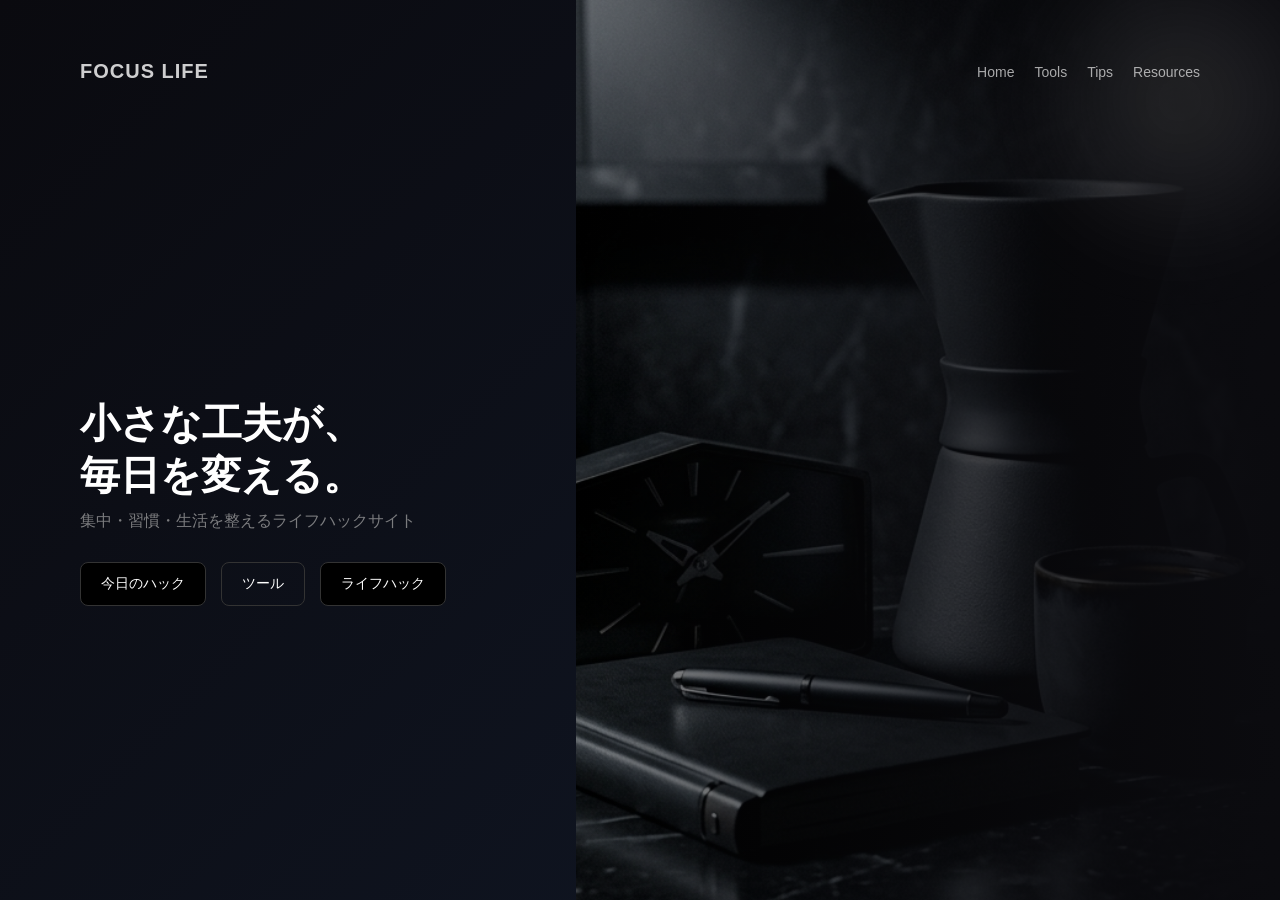
<file: index.html>
<!DOCTYPE html>
<html lang="ja">
<head>
  <meta charset="UTF-8">
  <meta name="viewport" content="width=device-width, initial-scale=1.0">
  <title>FOCUS LIFE</title>
  <link rel="stylesheet" href="css/style.css">
</head>
<body>

  <header class="hero">

    <nav class="nav">
      <a href="index.html" style="text-decoration: none; color: inherit;"><div class="logo">FOCUS LIFE</div></a>
      <ul>
        <li><a href="index.html">Home</a></li>
        <li><a href="tool.html">Tools</a></li>
        <li><a href="gacha.html">Tips</a></li>
        <li><a href="lifehacks.html">Resources</a></li>
      </ul>
    </nav>

    
    <div class="slideshow">
      <img id="slideImage" alt="slide">
    </div>

    <div class="glow"></div>

    <div class="hero-content">
      <h1>小さな工夫が、<br>毎日を変える。</h1>
      <p>集中・習慣・生活を整えるライフハックサイト</p>

      <div class="buttons">

        <a href="gacha.html" class="btn primary">今日のハック</a>

        <a href="tool.html" class="btn">ツール</a>

        <a href="lifehacks.html" class="btn primary">ライフハック</a>

       </div>
    </div>

  </header>

  
  <script src="js/index.js"></script>

  
  <script>
    window.addEventListener("load", () => {
      if (!document.getElementById("slideImage")) {
        console.error("slideImage が見つかりません");
      }
    });
  </script>

</body>
</html>
</file>
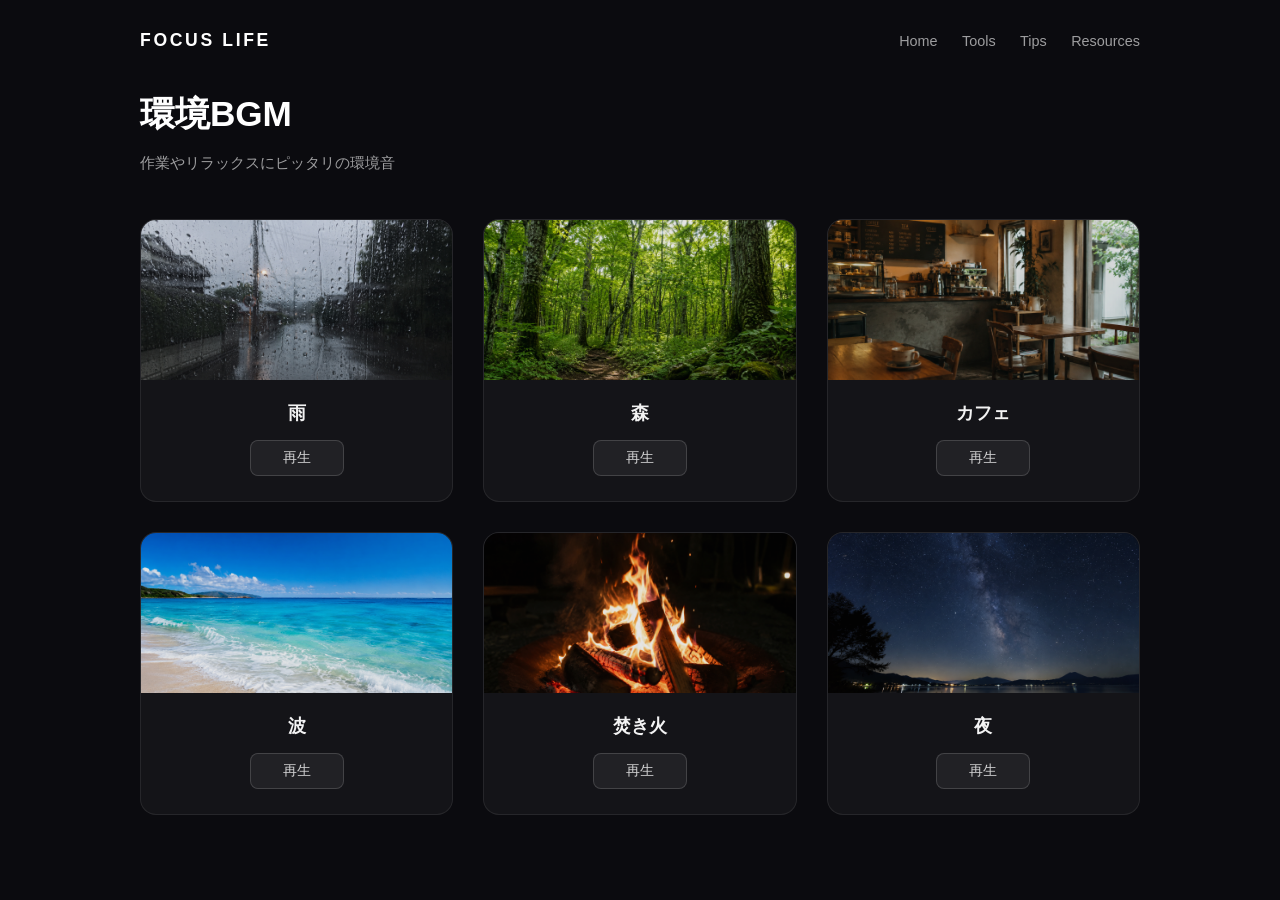
<file: bgm.html>
<!DOCTYPE html>
<html lang="ja">
<head>
    <meta charset="UTF-8">
    <meta name="viewport" content="width=device-width, initial-scale=1.0">
    <title>環境BGM - FOCUS LIFE</title>
    <link rel="stylesheet" href="css/bgm.css">
</head>
<body class="bgm-page">

    <header class="bgm-header">
        <div class="site-logo"><a href="index.html">Focus Life</a></div>
        <nav class="site-nav">
            <a href="index.html">Home</a>
            <a href="tool.html">Tools</a>
            <a href="gacha.html">Tips</a>
            <a href="lifehacks.html">Resources</a>
        </nav>
    </header>

    <div class="bgm-container">
        <h1 class="bgm-title">環境BGM</h1>
        <p class="bgm-subtitle">作業やリラックスにピッタリの環境音</p>
        
        <div class="bgm-grid">
            <div class="bgm-card">
                <img src="images/img16.png" alt="雨">
                <h2>雨</h2>
                <button class="btn" onclick="playMusic(this, 'rain-sound.mp3')">再生</button>
            </div>
            
            <div class="bgm-card">
                <img src="images/img14.png" alt="森">
                <h2>森</h2>
                <button class="btn" onclick="playMusic(this, 'forest.mp3')">再生</button>
            </div>
            
            <div class="bgm-card">
                <img src="images/img17.png" alt="カフェ">
                <h2>カフェ</h2>
                <button class="btn" onclick="playMusic(this, 'cafe.mp3')">再生</button>
            </div>
            
            <div class="bgm-card">
                <img src="images/img15.png" alt="波">
                <h2>波</h2>
                <button class="btn" onclick="playMusic(this, 'sea.mp3')">再生</button>
            </div>
            
            <div class="bgm-card">
                <img src="images/img18.png" alt="焚き火">
                <h2>焚き火</h2>
                <button class="btn" onclick="playMusic(this, 'fire.mp3')">再生</button>
            </div>
            
            <div class="bgm-card">
                <img src="images/img19.png" alt="夜">
                <h2>夜</h2>
                <button class="btn" onclick="playMusic(this, 'night.mp3')">再生</button>
            </div>
        </div>
    </div>

    <audio id="player" loop></audio>
    <script src="js/bgm.js"></script>
</body>
</html>
</file>
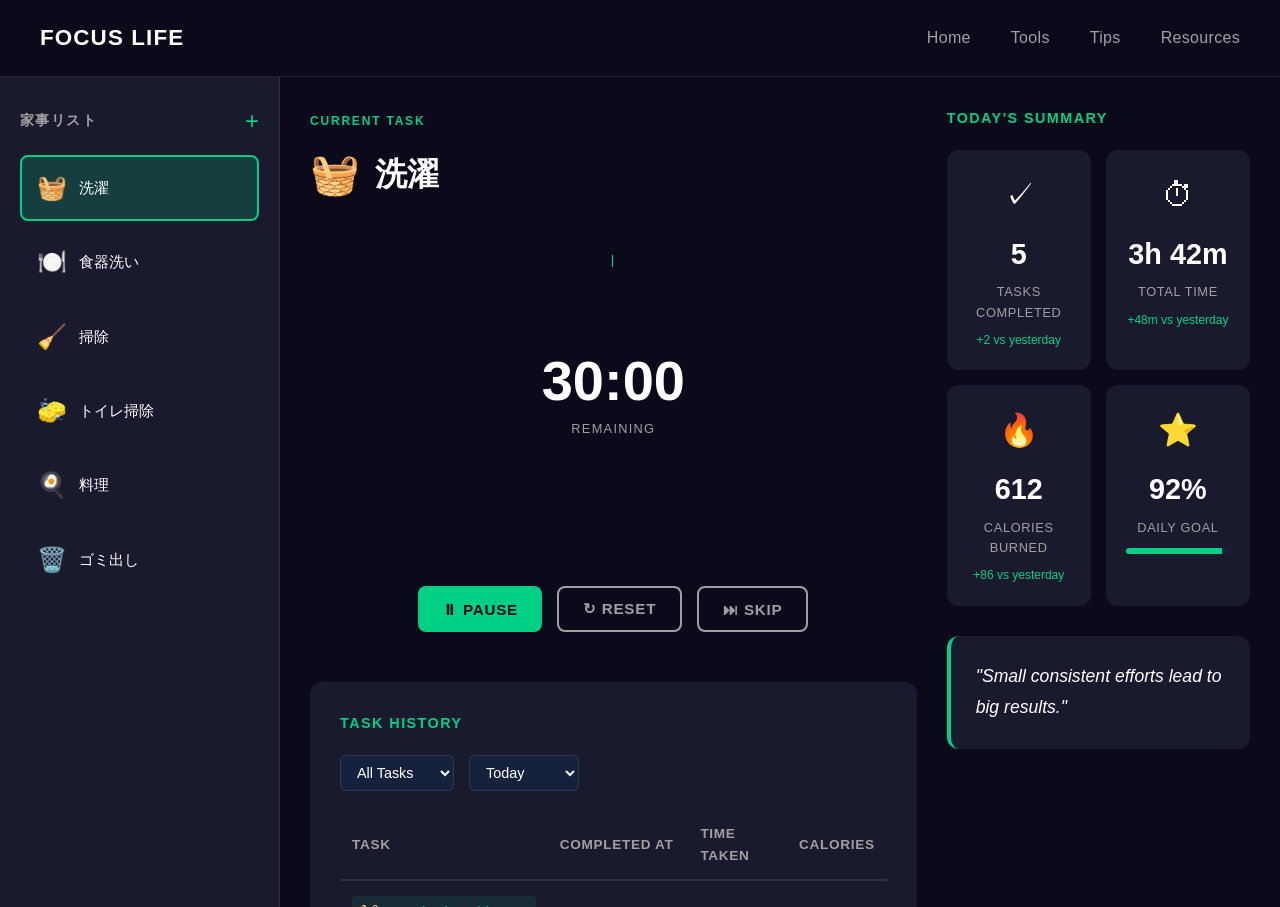
<file: chore_timer.html>
<!DOCTYPE html>
<html lang="ja">
<head>
    <meta charset="UTF-8">
    <meta name="viewport" content="width=device-width, initial-scale=1.0">
    <title>家事タイマー - FOCUS LIFE</title>
    <link rel="stylesheet" href="css/chore_timer_style.css">
</head>
<body>
    <!-- ナビゲーションヘッダー -->
    <nav class="navbar">
        <a href="index.html" style="text-decoration: none; color: inherit;"><div class="navbar-logo">FOCUS LIFE</div></a>
        <ul class="navbar-menu">
            <li><a href="index.html">Home</a></li>
            <li><a href="tool.html">Tools</a></li>
            <li><a href="gacha.html">Tips</a></li>
            <li><a href="lifehacks.html">Resources</a></li>
        </ul>
    </nav>

    <!-- メインコンテンツ -->
    <div class="container">
        <!-- サイドバー -->
        <aside class="sidebar">
            <div class="sidebar-header">
                <h3>家事リスト</h3>
                <button class="add-btn" id="addChoreBtn">+</button>
            </div>
            <ul class="chore-list" id="choreList">
                <li class="chore-item active" data-chore-id="1">
                    <span class="chore-icon">🧺</span>
                    <span class="chore-name">洗濯</span>
                </li>
                <li class="chore-item" data-chore-id="2">
                    <span class="chore-icon">🍽️</span>
                    <span class="chore-name">食器洗い</span>
                </li>
                <li class="chore-item" data-chore-id="3">
                    <span class="chore-icon">🧹</span>
                    <span class="chore-name">掃除</span>
                </li>
                <li class="chore-item" data-chore-id="4">
                    <span class="chore-icon">🧽</span>
                    <span class="chore-name">トイレ掃除</span>
                </li>
                <li class="chore-item" data-chore-id="5">
                    <span class="chore-icon">🍳</span>
                    <span class="chore-name">料理</span>
                </li>
                <li class="chore-item" data-chore-id="6">
                    <span class="chore-icon">🗑️</span>
                    <span class="chore-name">ゴミ出し</span>
                </li>
            </ul>
        </aside>

        <!-- メインエリア -->
        <main class="main-content">
            <!-- 現在のタスク -->
            <section class="current-task">
                <div class="task-header">
                    <span class="task-label">CURRENT TASK</span>
                    <div class="task-title-area">
                        <span class="task-icon" id="currentTaskIcon">🧺</span>
                        <h2 id="currentTaskName">洗濯</h2>
                    </div>
                </div>

                <div class="timer-circle">
                    <svg class="progress-ring" viewBox="0 0 200 200">
                        <circle class="progress-ring-circle" cx="100" cy="100" r="90" />
                    </svg>
                    <div class="timer-display">
                        <span class="timer-time" id="timerDisplay">28:47</span>
                        <span class="timer-label">REMAINING</span>
                    </div>
                </div>

                <div class="task-controls">
                    <button class="btn btn-pause" id="pauseBtn">⏸ Pause</button>
                    <button class="btn btn-reset" id="resetBtn">↻ Reset</button>
                    <button class="btn btn-skip" id="skipBtn">⏭ Skip</button>
                </div>

                <!-- タスク履歴 -->
                <div class="task-history">
                    <h3>TASK HISTORY</h3>
                    <div class="history-filters">
                        <select id="taskFilter" class="filter-select">
                            <option value="all">All Tasks</option>
                            <option value="today">Today</option>
                            <option value="week">This Week</option>
                        </select>
                        <select id="dateFilter" class="filter-select">
                            <option value="today">Today</option>
                            <option value="yesterday">Yesterday</option>
                        </select>
                    </div>
                    <table class="history-table">
                        <thead>
                            <tr>
                                <th>Task</th>
                                <th>Completed At</th>
                                <th>Time Taken</th>
                                <th>Calories</th>
                            </tr>
                        </thead>
                        <tbody id="historyTableBody">
                            <tr>
                                <td><span class="task-badge">🧺 Laundry (Washing & Folding)</span></td>
                                <td>Today, 10:15 AM</td>
                                <td>45m 32s</td>
                                <td>120 cal</td>
                            </tr>
                            <tr>
                                <td><span class="task-badge">🍽️ Dishes</span></td>
                                <td>Today, 9:20 AM</td>
                                <td>25m 18s</td>
                                <td>65 cal</td>
                            </tr>
                            <tr>
                                <td><span class="task-badge">🧽 Cleaning (Bathroom)</span></td>
                                <td>Today, 8:10 AM</td>
                                <td>35m 47s</td>
                                <td>98 cal</td>
                            </tr>
                            <tr>
                                <td><span class="task-badge">🍳 Cooking (Dinner)</span></td>
                                <td>Yesterday, 6:30 PM</td>
                                <td>1h 05m</td>
                                <td>210 cal</td>
                            </tr>
                            <tr>
                                <td><span class="task-badge">🧹 Vacuuming (Living Room)</span></td>
                                <td>Yesterday, 5:15 PM</td>
                                <td>20m 11s</td>
                                <td>48 cal</td>
                            </tr>
                        </tbody>
                    </table>
                    <button class="view-more-btn">View More History →</button>
                </div>
            </section>

            <!-- 統計情報 -->
            <aside class="stats-panel">
                <h3>TODAY'S SUMMARY</h3>
                <div class="stats-grid">
                    <div class="stat-card">
                        <div class="stat-icon">✓</div>
                        <div class="stat-value">5</div>
                        <div class="stat-label">Tasks Completed</div>
                        <div class="stat-change">+2 vs yesterday</div>
                    </div>
                    <div class="stat-card">
                        <div class="stat-icon">⏱</div>
                        <div class="stat-value">3h 42m</div>
                        <div class="stat-label">Total Time</div>
                        <div class="stat-change">+48m vs yesterday</div>
                    </div>
                    <div class="stat-card">
                        <div class="stat-icon">🔥</div>
                        <div class="stat-value">612</div>
                        <div class="stat-label">Calories Burned</div>
                        <div class="stat-change">+86 vs yesterday</div>
                    </div>
                    <div class="stat-card">
                        <div class="stat-icon">⭐</div>
                        <div class="stat-value">92%</div>
                        <div class="stat-label">Daily Goal</div>
                        <div class="stat-progress">
                            <div class="progress-bar">
                                <div class="progress-fill" style="width: 92%;"></div>
                            </div>
                        </div>
                    </div>
                </div>

                <!-- モチベーション -->
                <div class="motivation-box">
                    <blockquote>
                        "Small consistent efforts lead to big results."
                    </blockquote>
                </div>
            </aside>
        </main>
    </div>

    <script src="js/chore_timer_script.js"></script>
</body>
</html>
</file>
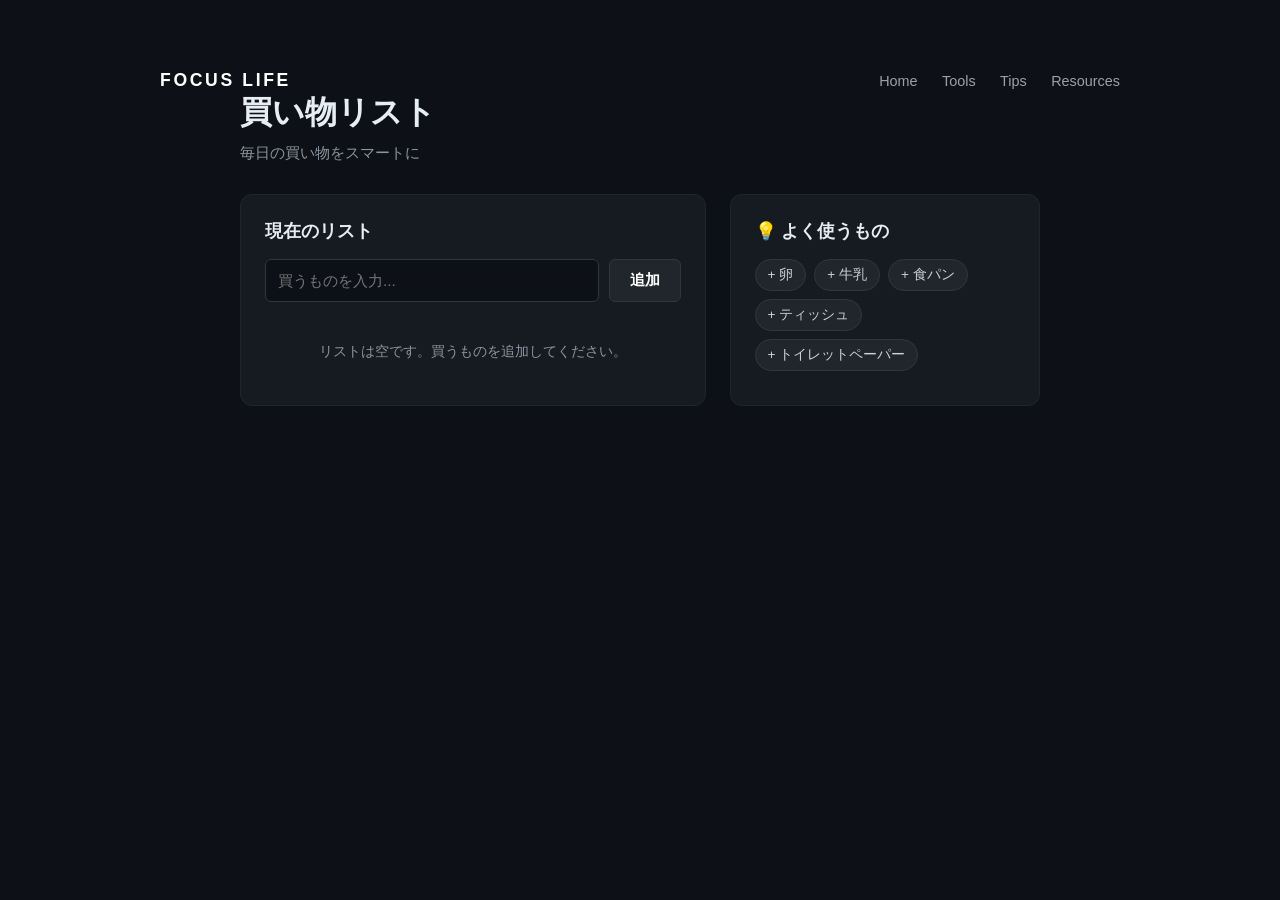
<file: list.html>
<!DOCTYPE html>
<html lang="ja">
<head>
  <meta charset="UTF-8">
  <meta name="viewport" content="width=device-width, initial-scale=1.0">
  <title>買い物リスト | FOCUS LIFE</title>
  <link rel="stylesheet" href="css/list.css">
</head>
<body>
    <header class="bgm-header">
        <div class="site-logo"><a href="index.html">Focus Life</a></div>
        <nav class="site-nav">
            <a href="index.html">Home</a>
            <a href="tool.html">Tools</a>
            <a href="gacha.html">Tips</a>
            <a href="lifehacks.html">Resources</a>
        </nav>
    </header>
    <div class="container">
    <div class="page-header">
      <h1 class="page-title">買い物リスト</h1>
      <p class="page-subtitle">毎日の買い物をスマートに</p>
    </div>

    <div class="main-grid">
      <section class="card">
        <h2 class="card-title">現在のリスト</h2>
        
        <form class="add-form" id="todoForm">
          <input type="text" id="itemInput" class="add-input" placeholder="買うものを入力..." required autocomplete="off">
          <button type="submit" class="add-button">追加</button>
        </form>

        <ul class="shopping-list" id="shoppingList">
          <li class="empty-message" id="emptyMessage">リストは空です。買うものを追加してください。</li>
        </ul>
      </section>

      <aside class="card">
        <h2 class="card-title">💡 よく使うもの</h2>
        <div class="quick-tags">
          <span class="quick-tag" onclick="quickAdd('卵')">+ 卵</span>
          <span class="quick-tag" onclick="quickAdd('牛乳')">+ 牛乳</span>
          <span class="quick-tag" onclick="quickAdd('食パン')">+ 食パン</span>
          <span class="quick-tag" onclick="quickAdd('ティッシュ')">+ ティッシュ</span>
          <span class="quick-tag" onclick="quickAdd('トイレットペーパー')">+ トイレットペーパー</span>
        </div>
      </aside>
    </div>
  </div>

  <script>
    const todoForm = document.getElementById('todoForm');
    const itemInput = document.getElementById('itemInput');
    const shoppingList = document.getElementById('shoppingList');
    const emptyMessage = document.getElementById('emptyMessage');

    function checkEmpty() {
      const items = shoppingList.querySelectorAll('.shopping-item');
      if (items.length === 0) {
        emptyMessage.style.display = 'block';
      } else {
        emptyMessage.style.display = 'none';
      }
    }

    function addItem(text) {
      const li = document.createElement('li');
      li.className = 'shopping-item';

      const label = document.createElement('label');
      label.className = 'item-label';

      const checkbox = document.createElement('input');
      checkbox.type = 'checkbox';
      checkbox.className = 'item-checkbox';
      
      checkbox.addEventListener('change', function() {
        if (this.checked) {
          li.classList.add('completed');
        } else {
          li.classList.remove('completed');
        }
      });

      const span = document.createElement('span');
      span.className = 'item-text';
      span.textContent = text;

      const deleteBtn = document.createElement('button');
      deleteBtn.className = 'delete-button';
      deleteBtn.innerHTML = '&times;';
      
      deleteBtn.addEventListener('click', function() {
        li.remove();
        checkEmpty();
      });

      label.appendChild(checkbox);
      label.appendChild(span);
      li.appendChild(label);
      li.appendChild(deleteBtn);

      shoppingList.insertBefore(li, shoppingList.firstChild);
      checkEmpty();
    }

    todoForm.addEventListener('submit', function(e) {
      e.preventDefault();
      const text = itemInput.value.trim();
      if (text !== '') {
        addItem(text);
        itemInput.value = '';
      }
    });

    function quickAdd(text) {
      addItem(text);
    }
  </script>
</body>
</html>
</file>
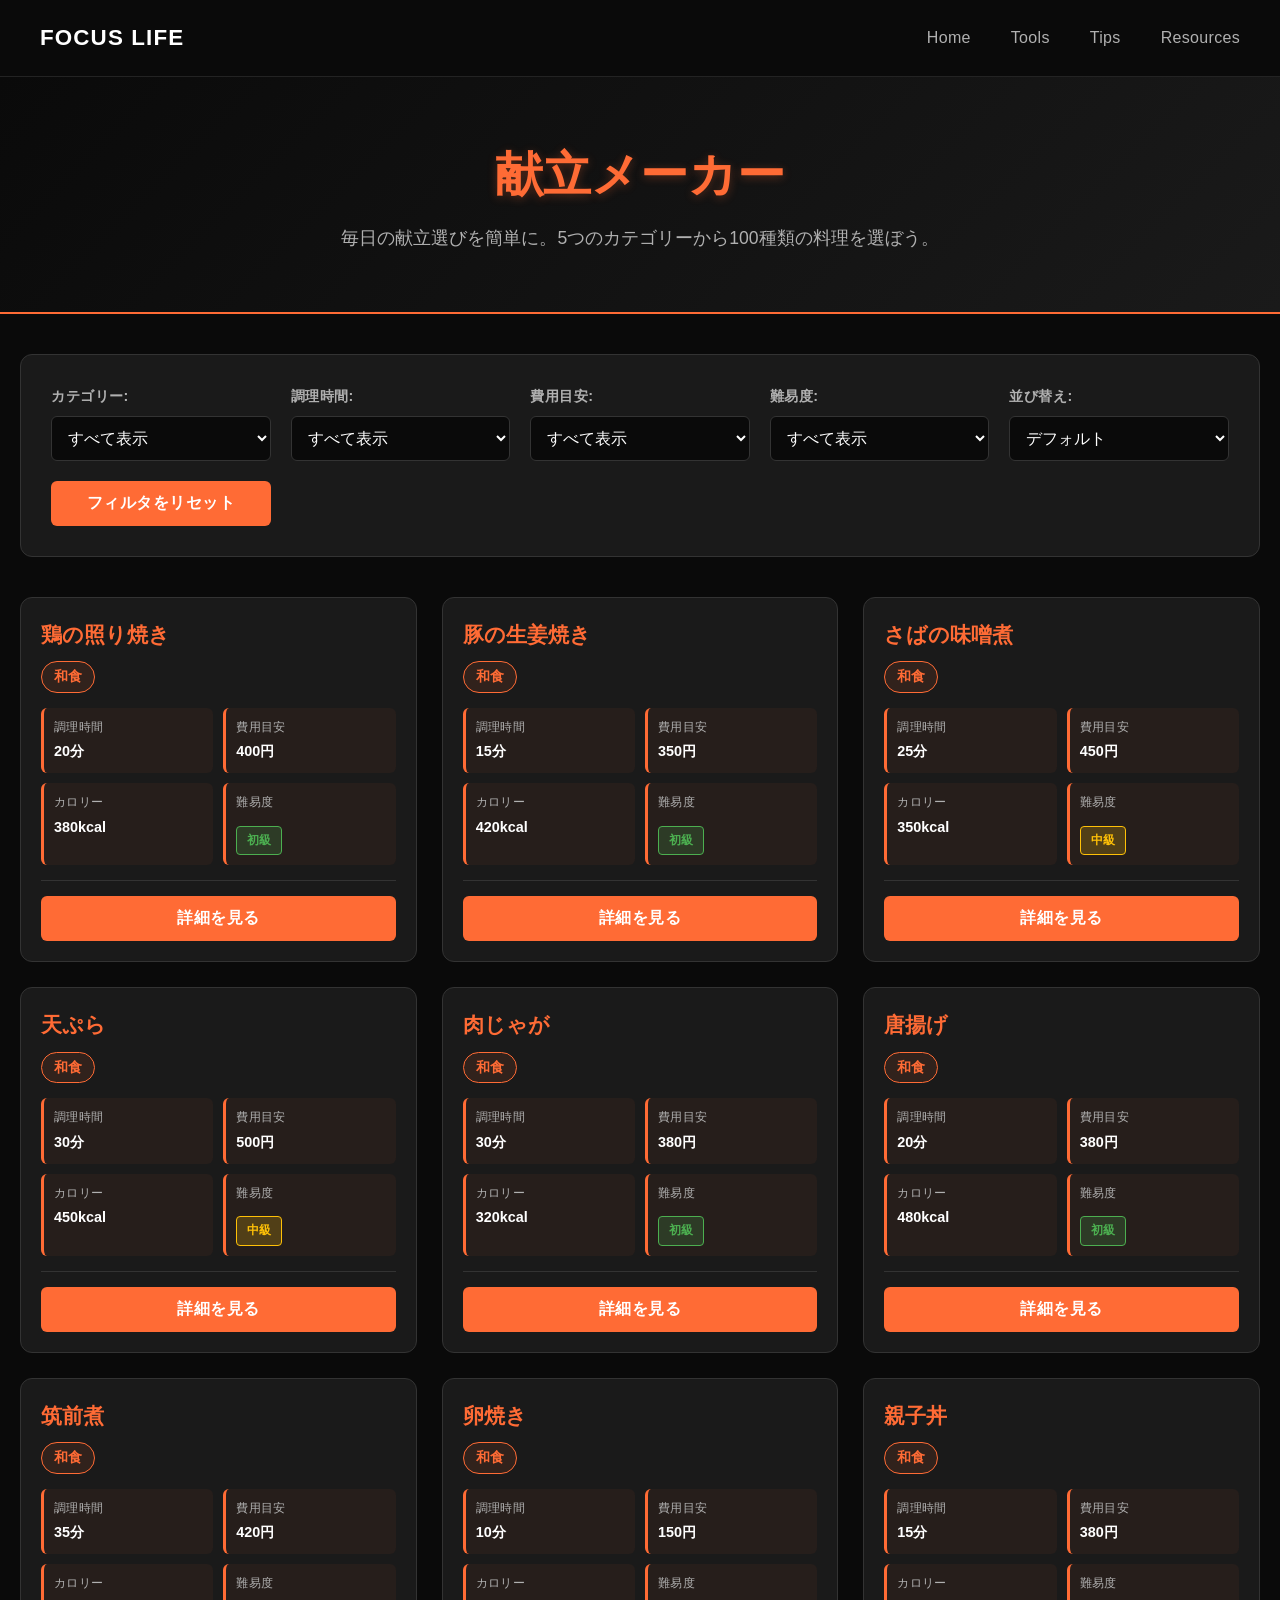
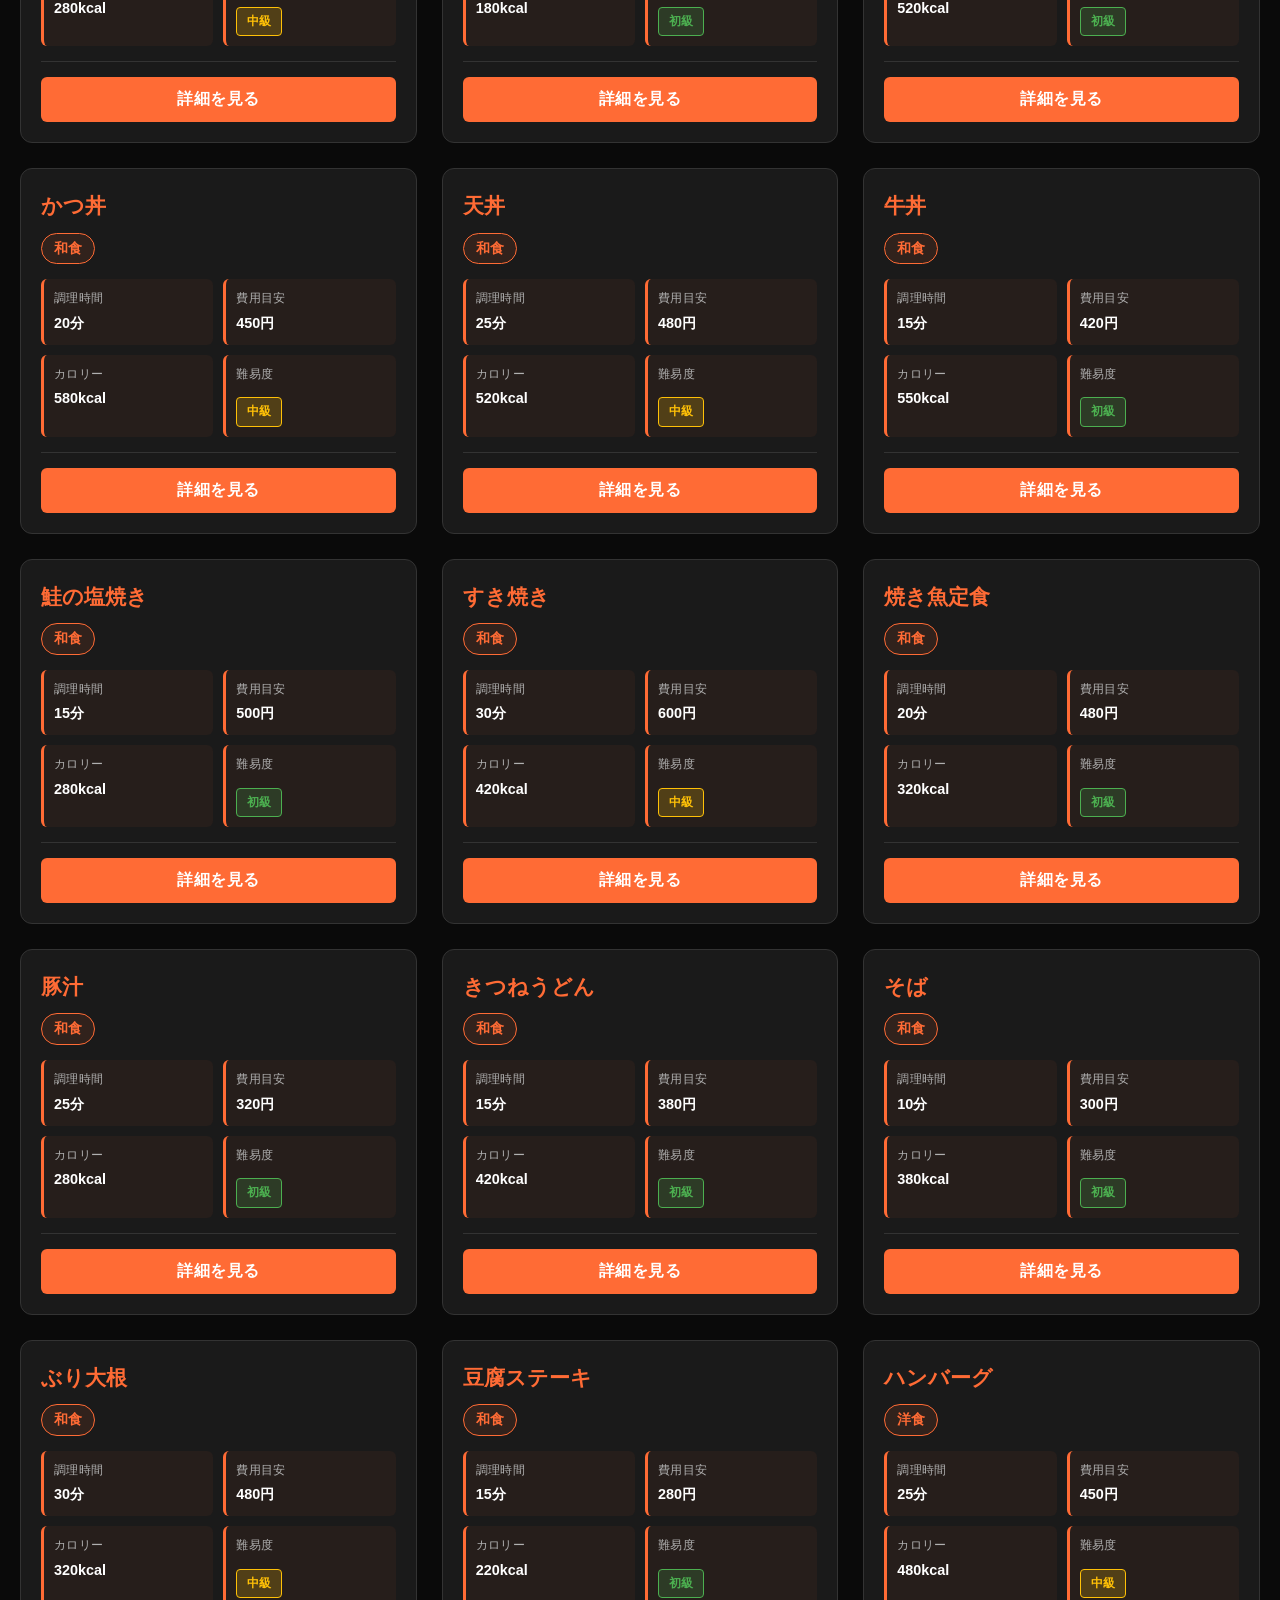
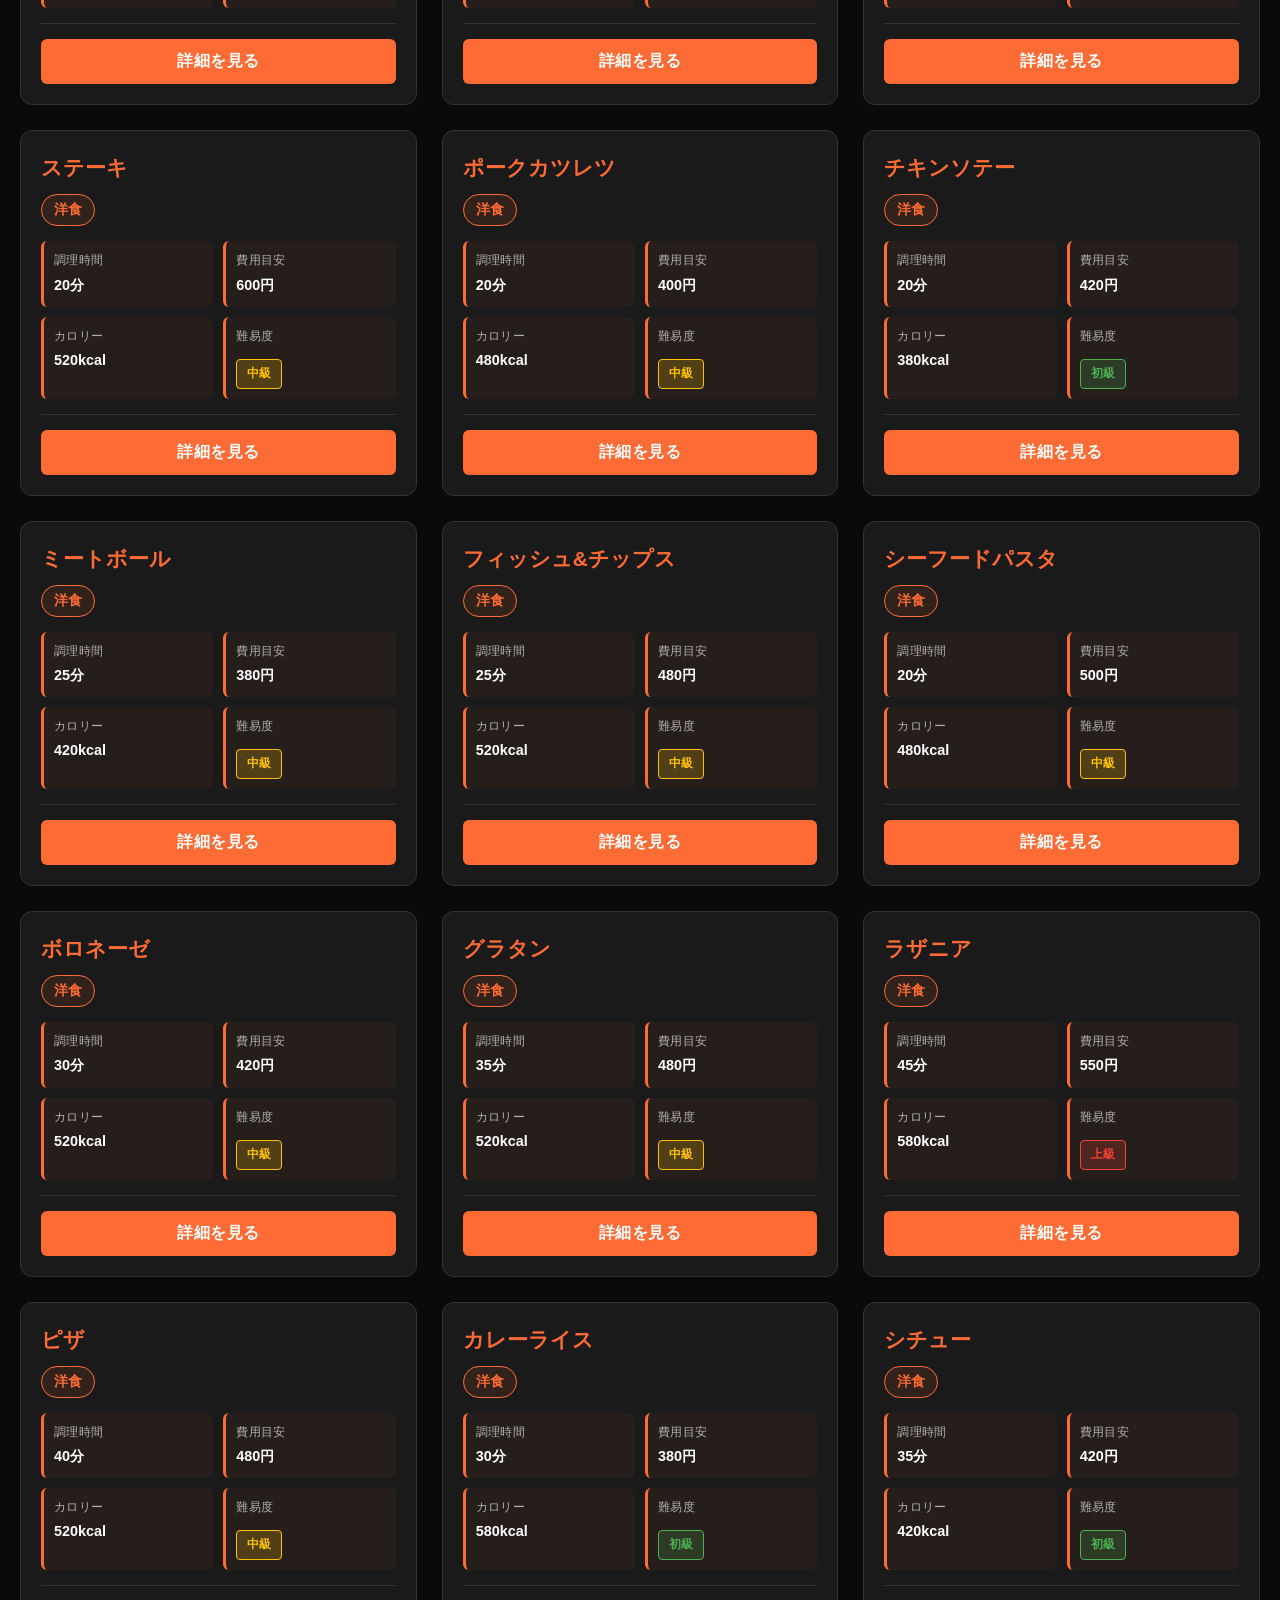
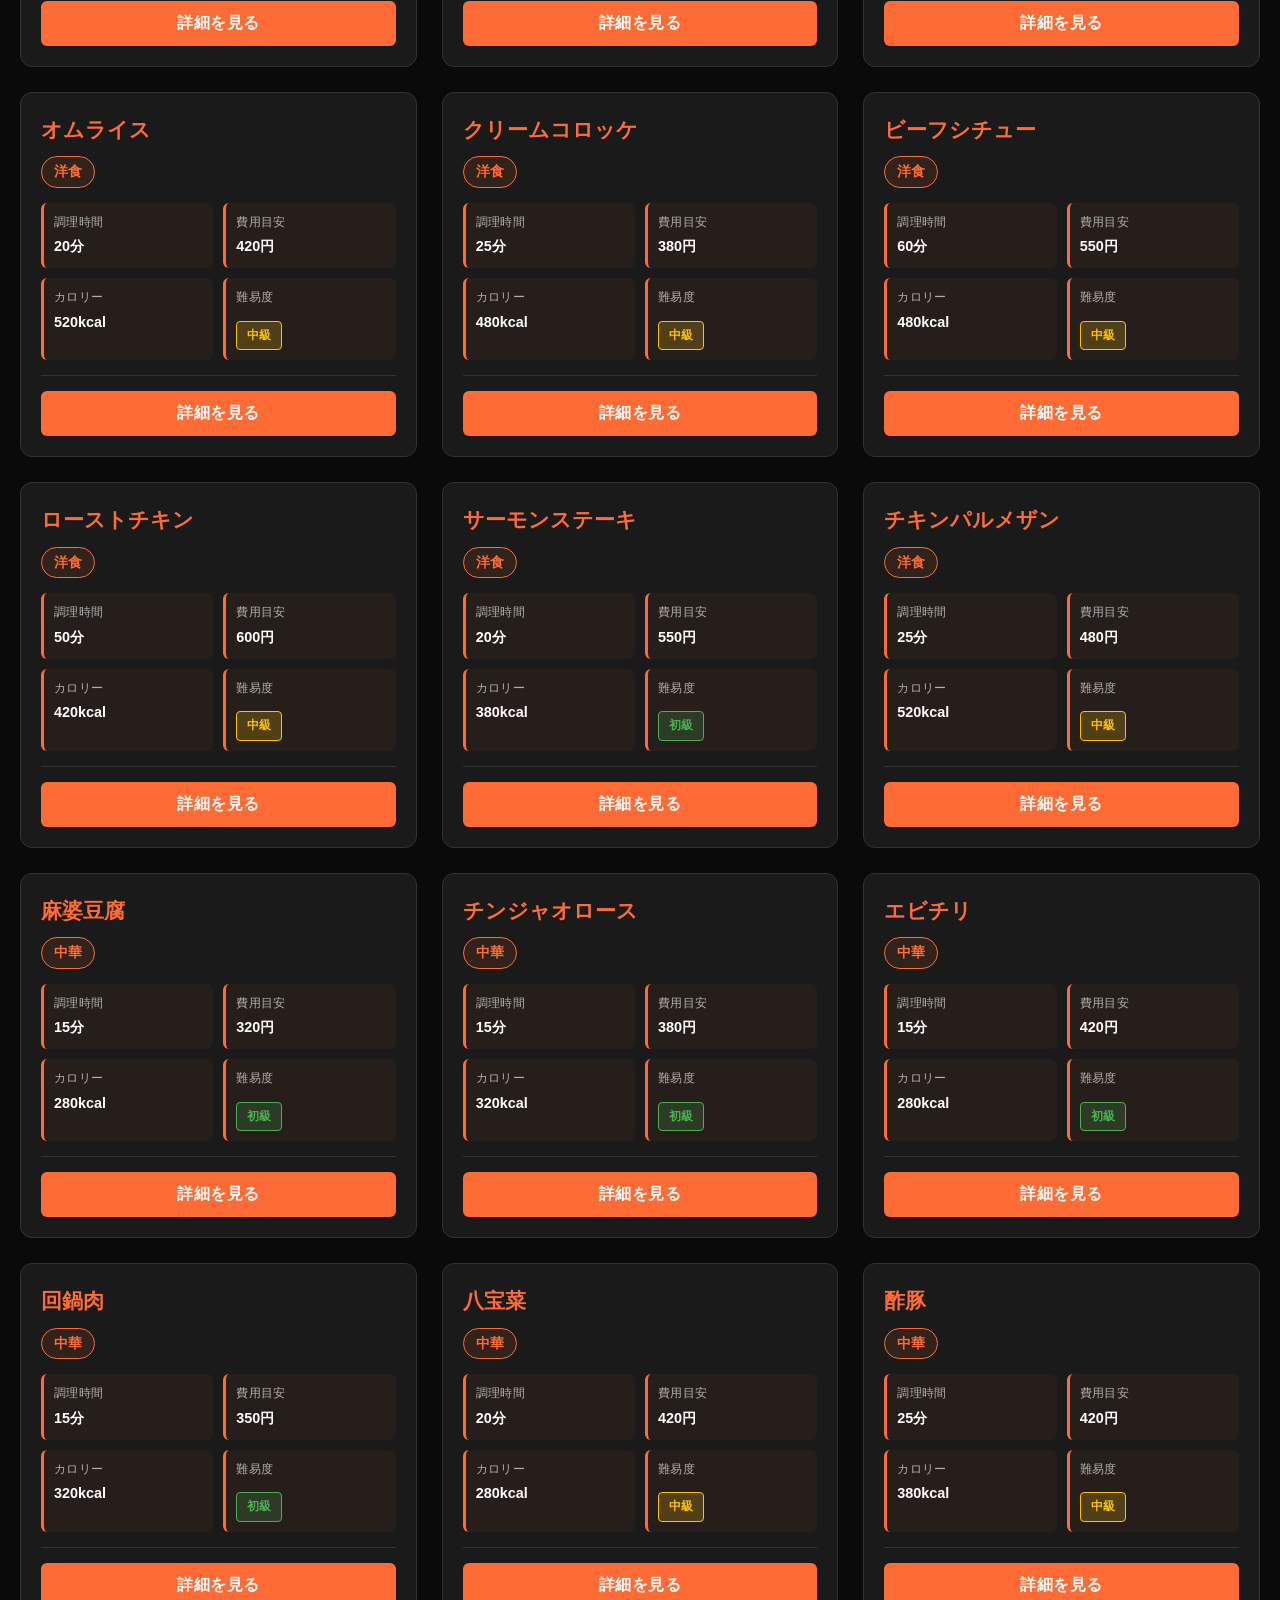
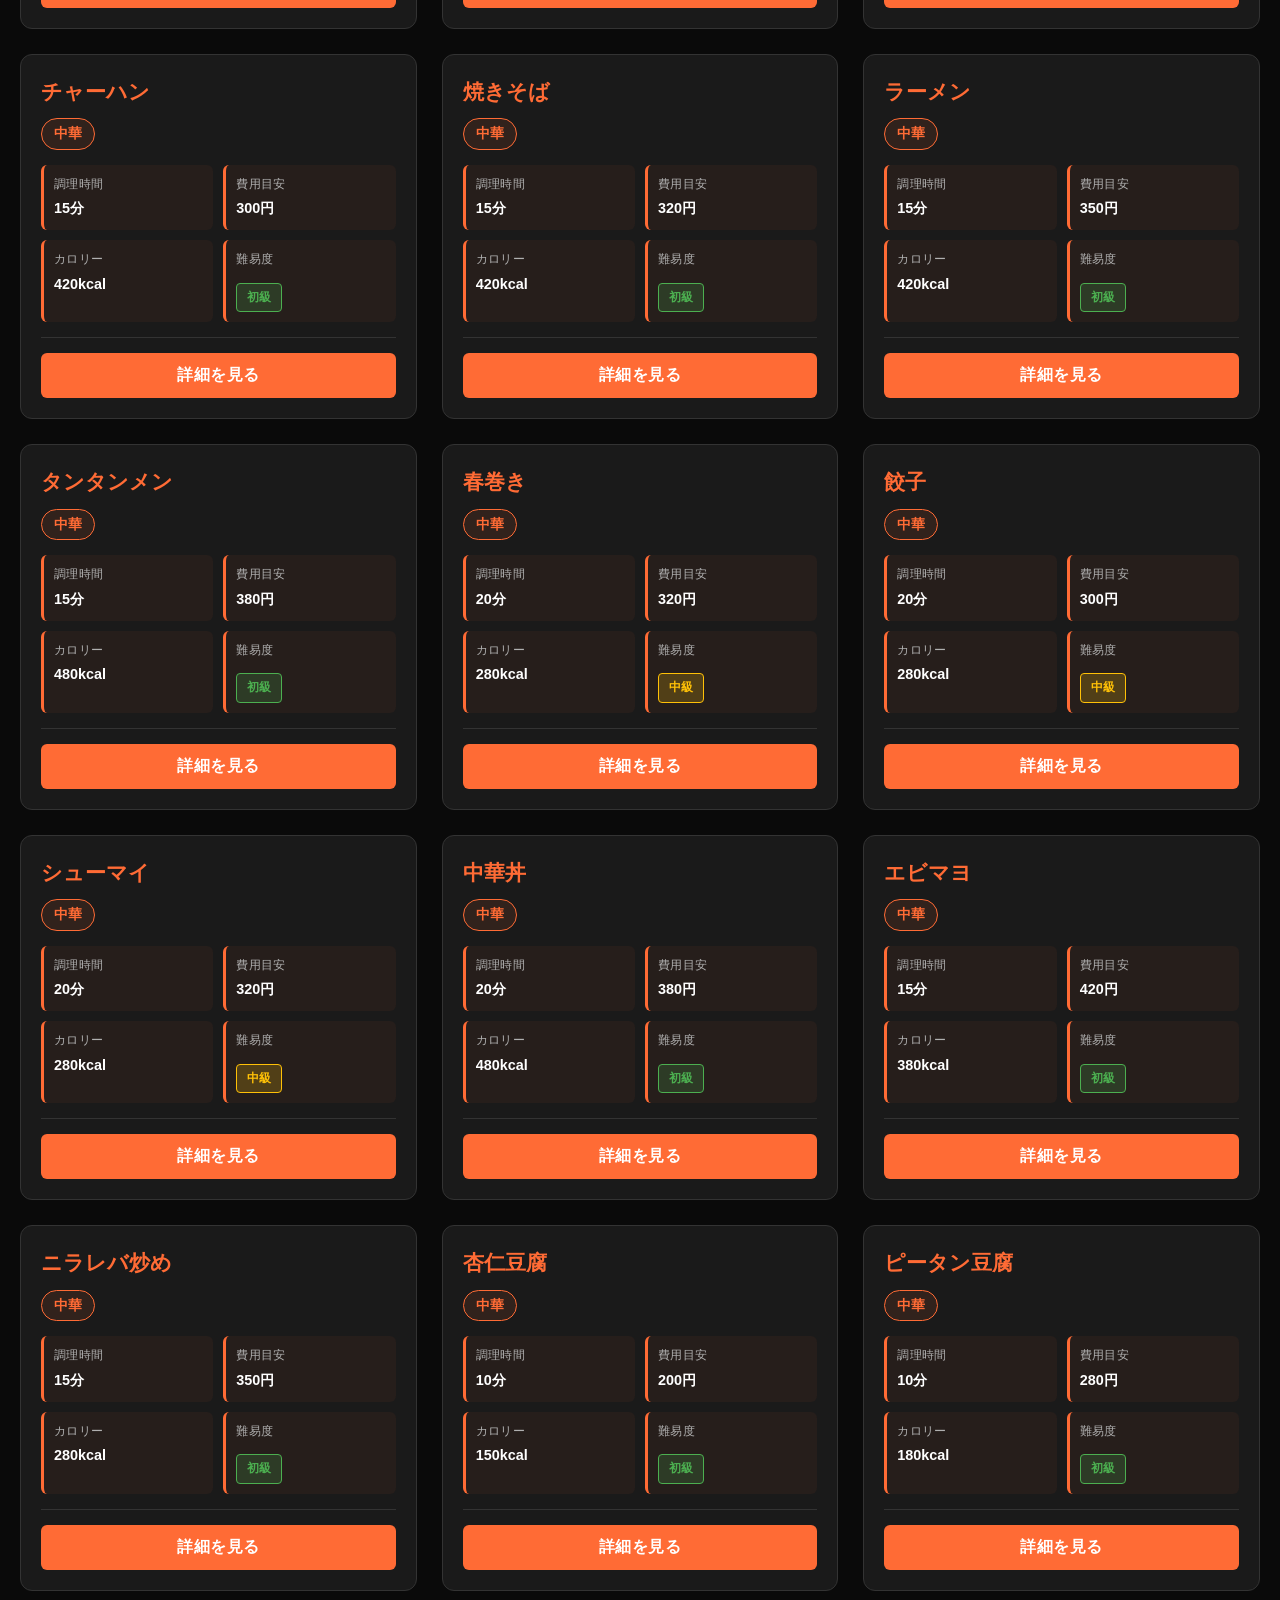
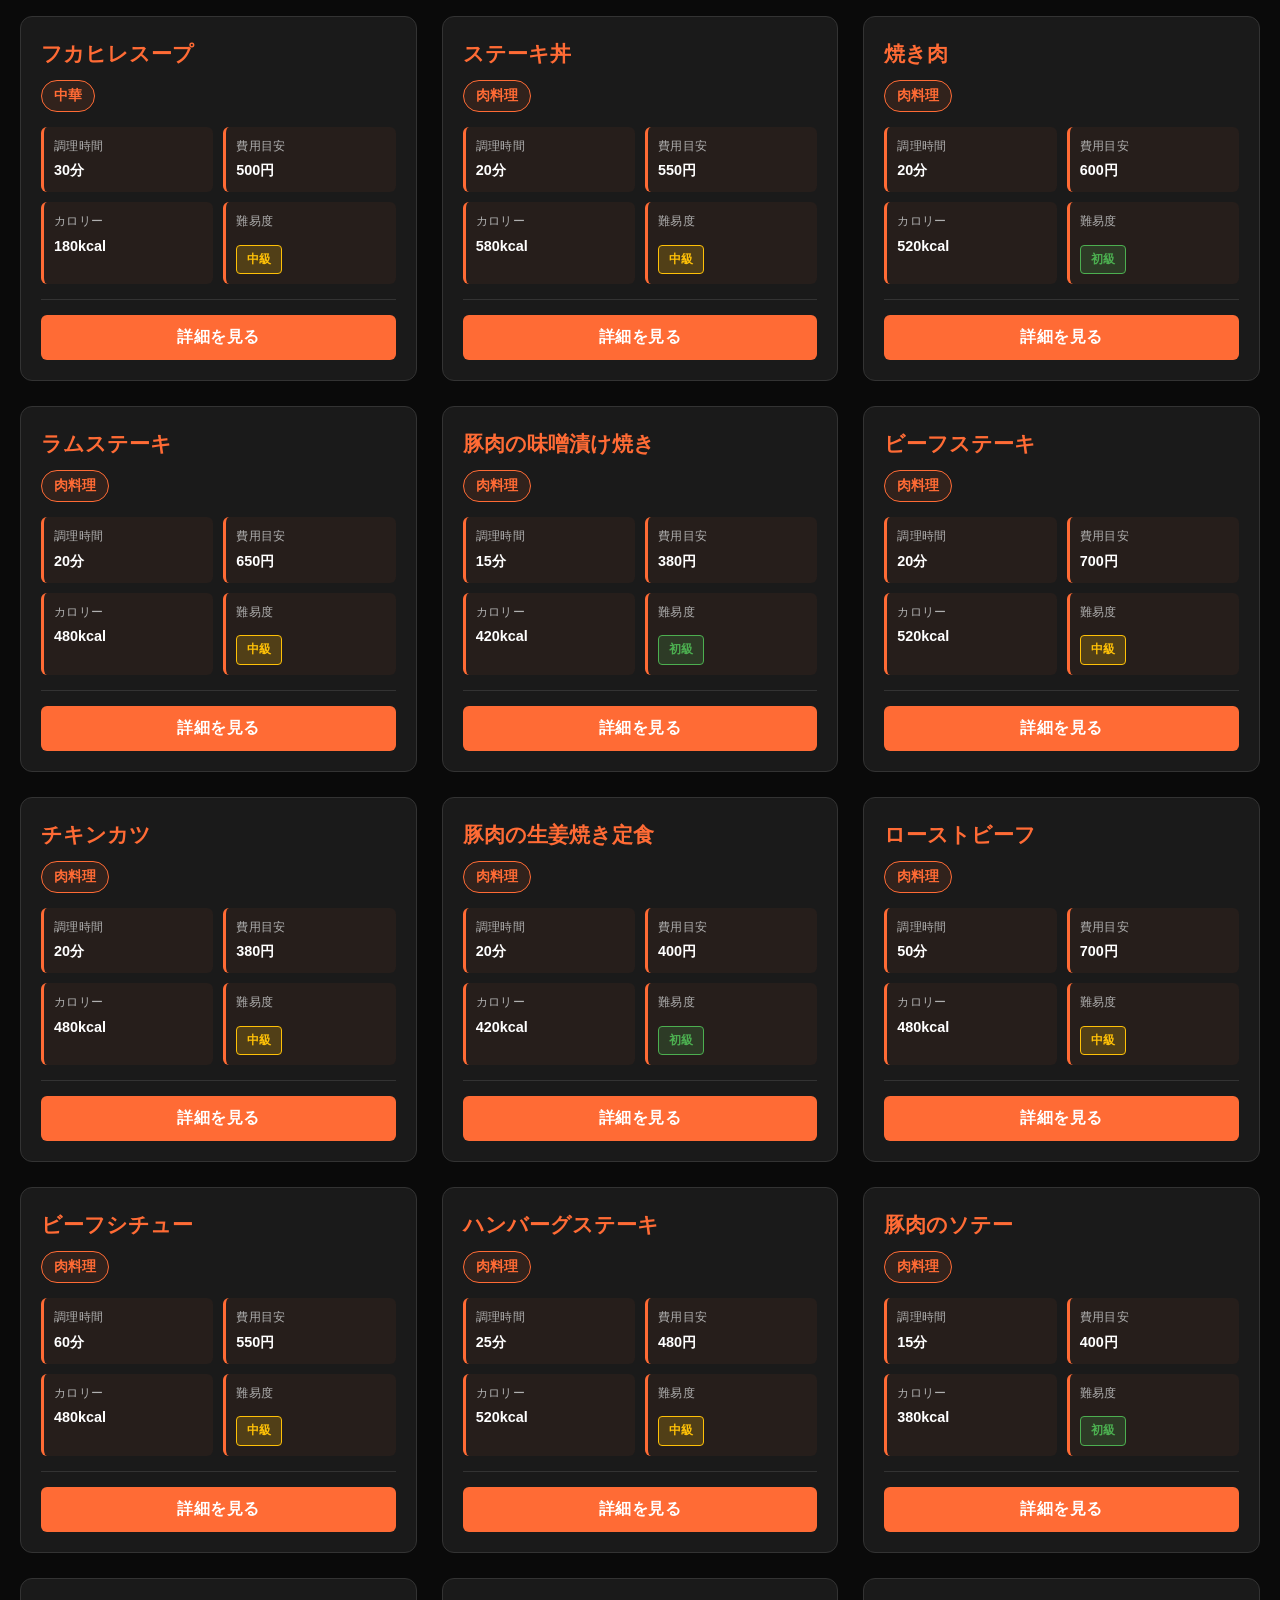
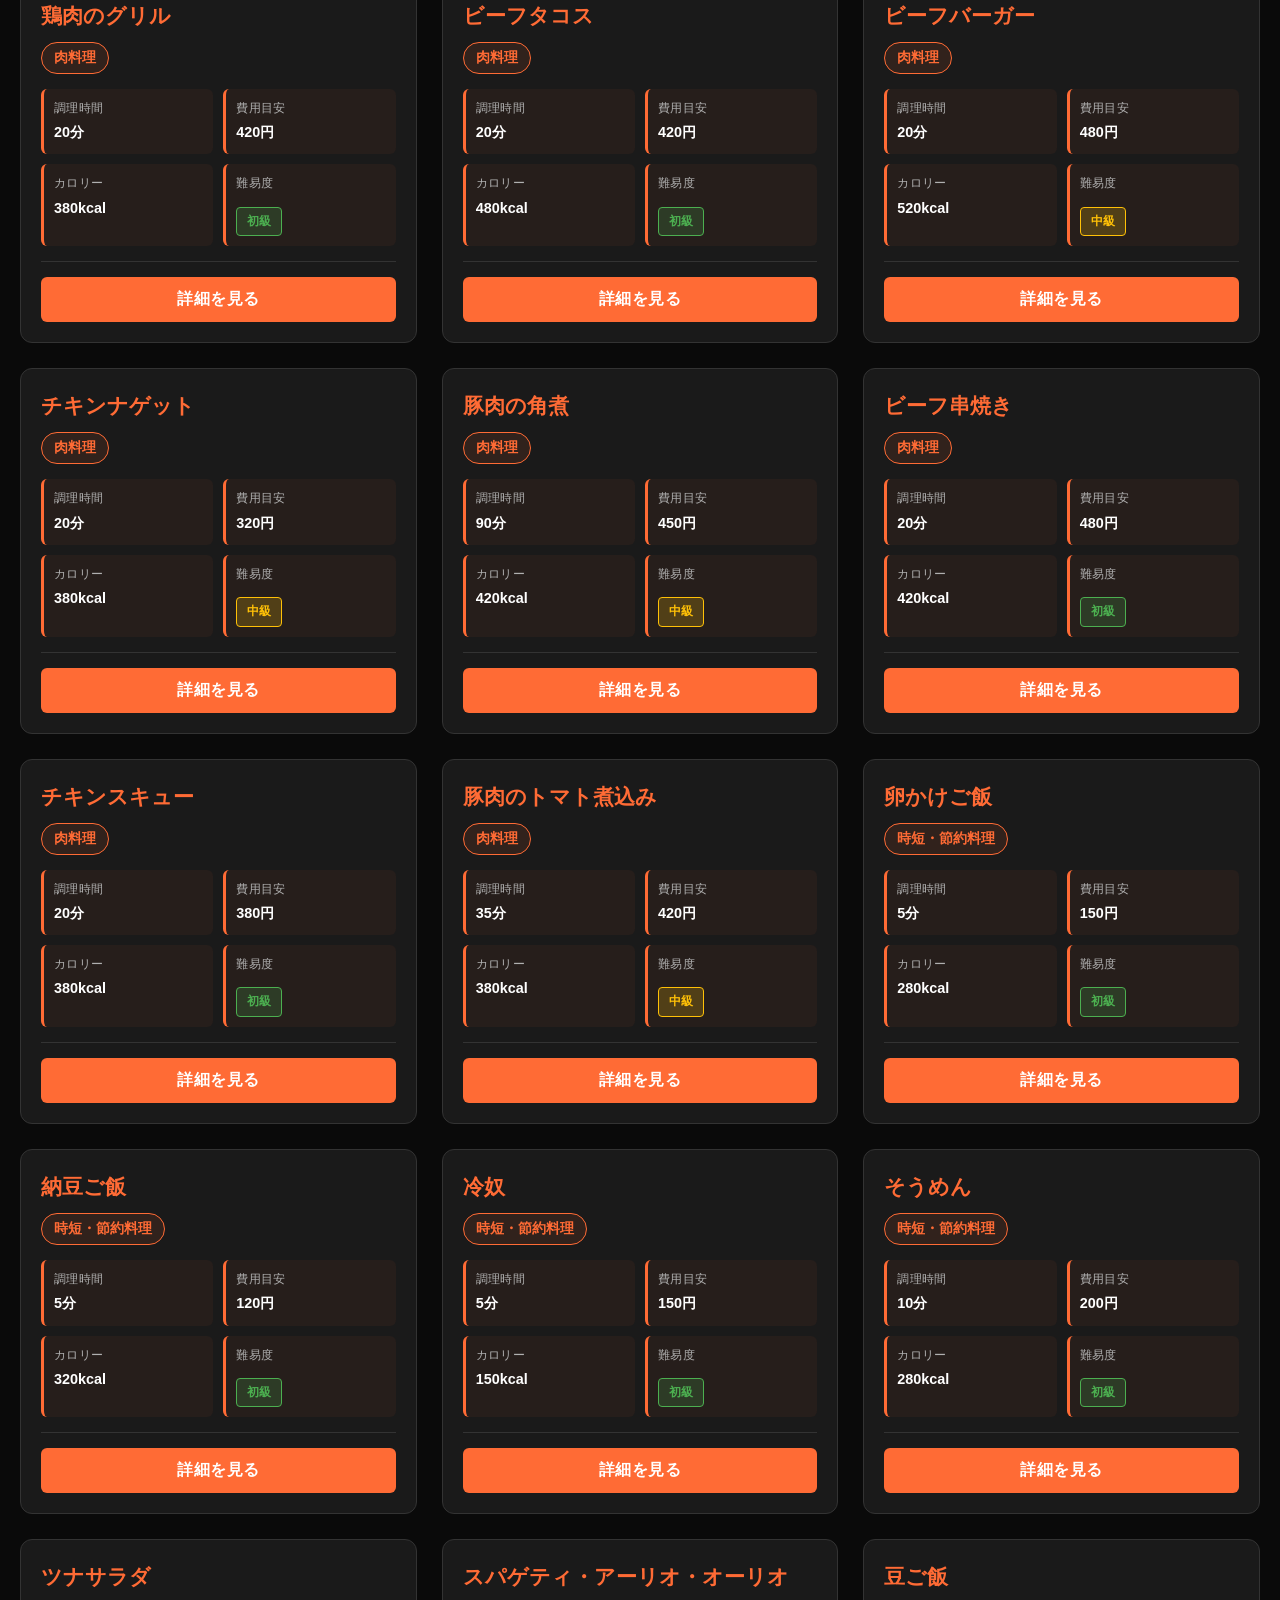
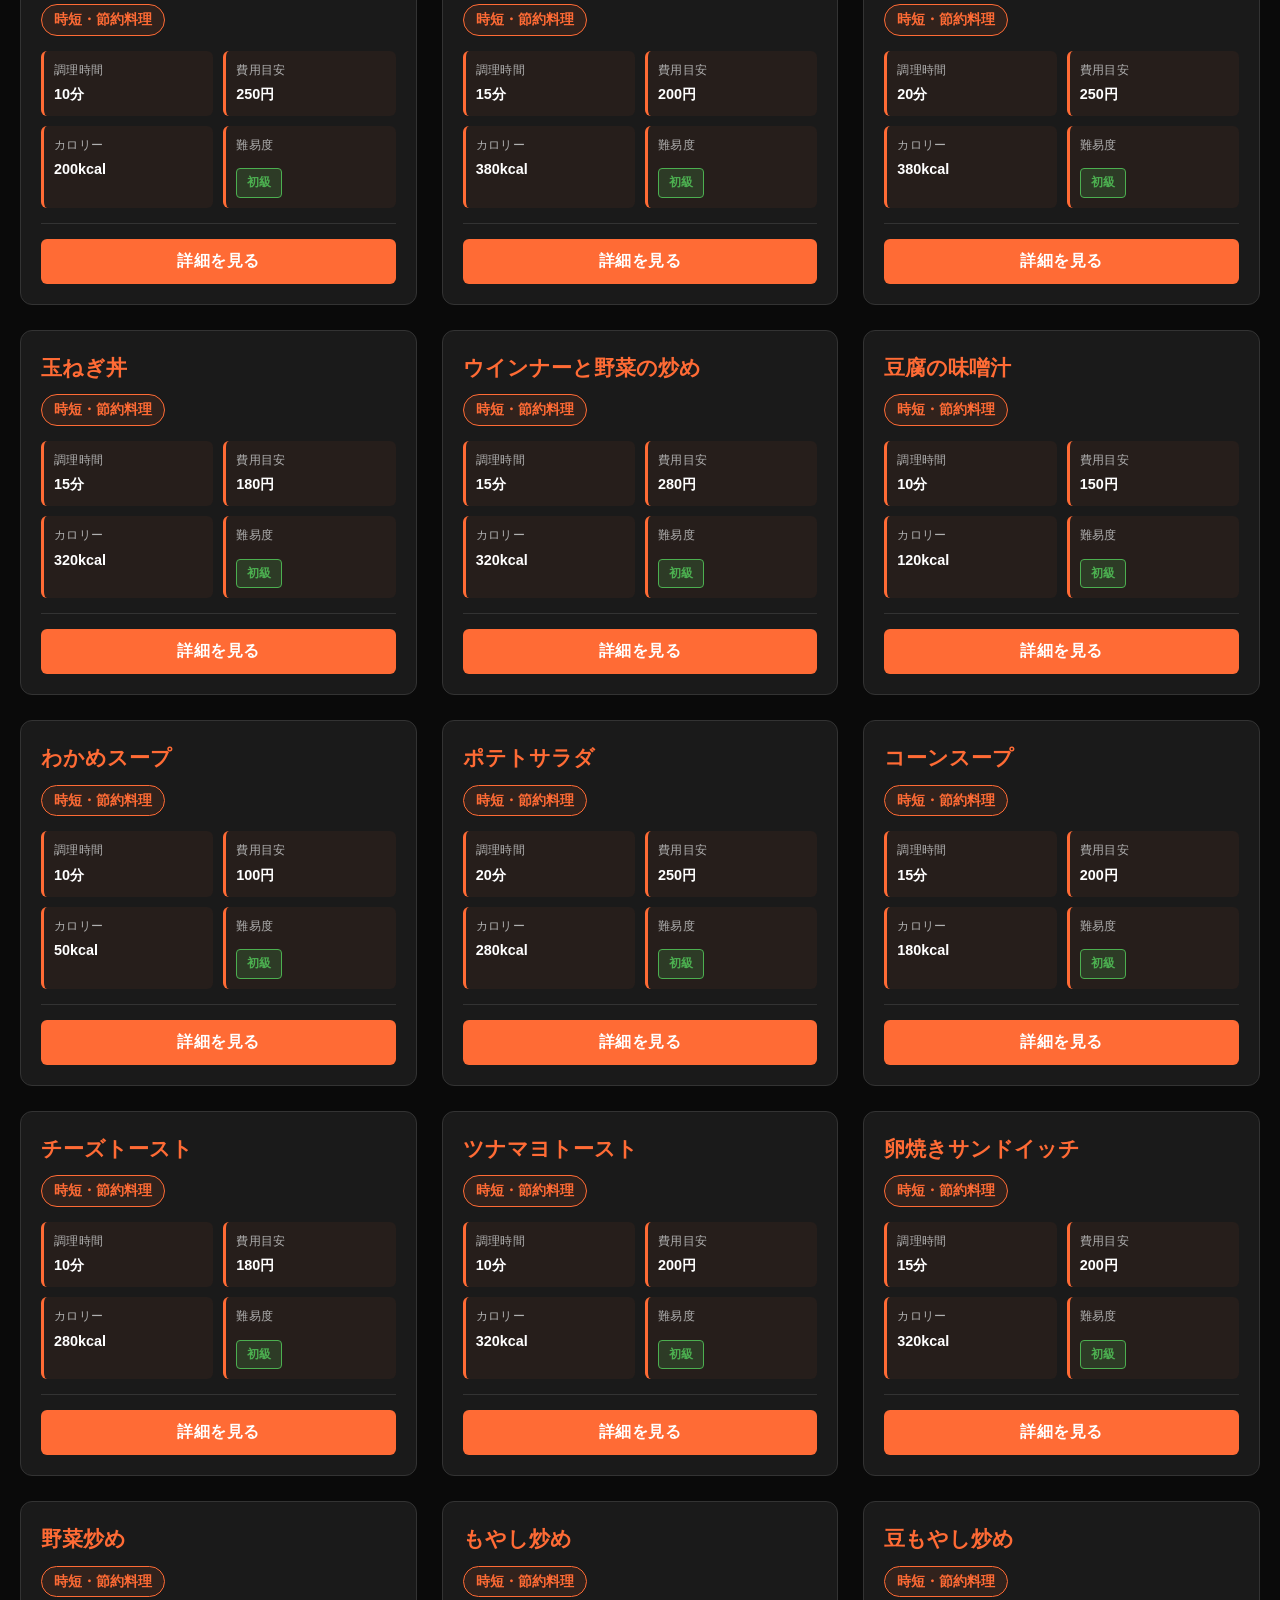
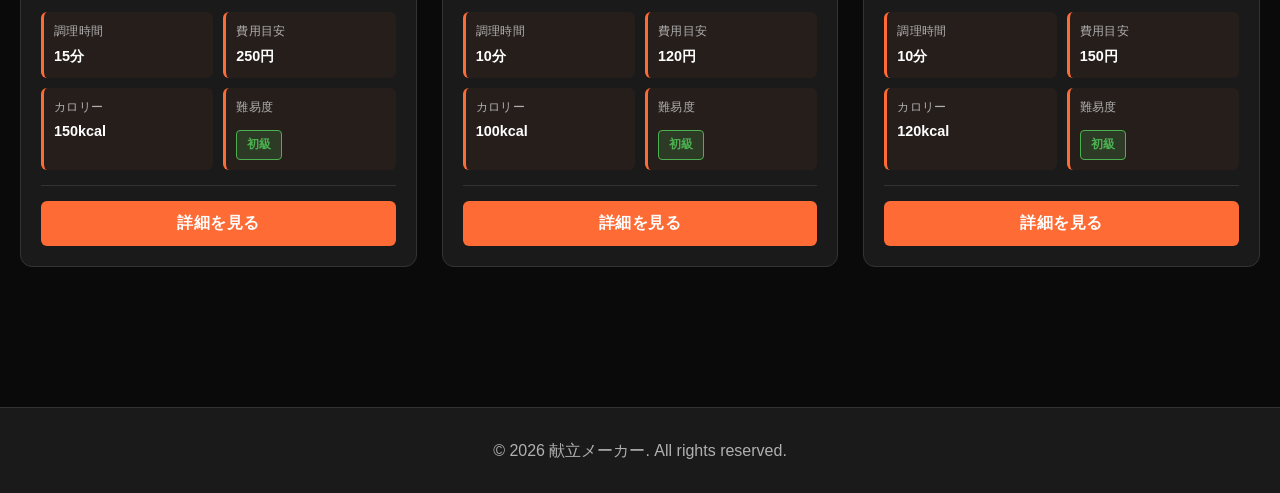
<file: menu_maker.html>
<!DOCTYPE html>
<html lang="ja">
<head>
    <meta charset="UTF-8">
    <meta name="viewport" content="width=device-width, initial-scale=1.0">
    <title>献立メーカー</title>
    <link rel="stylesheet" href="css/menu_style.css">
</head>
<body>
    <!-- ナビゲーションヘッダー -->
    <nav class="navbar">
        <a href="index.html" style="text-decoration: none; color: inherit;"><div class="navbar-logo">FOCUS LIFE</div></a>
        <ul class="navbar-menu">
            <li><a href="index.html">Home</a></li>
            <li><a href="tool.html">Tools</a></li>
            <li><a href="gacha.html">Tips</a></li>
            <li><a href="lifehacks.html">Resources</a></li>
        </ul>
    </nav>

    <header class="header">
        <div class="header-content">
            <h1 class="logo">献立メーカー</h1>
            <p class="tagline">毎日の献立選びを簡単に。5つのカテゴリーから100種類の料理を選ぼう。</p>
        </div>
    </header>

    <main class="container">
        <!-- フィルタリングセクション -->
        <section class="filter-section">
            <div class="filter-group">
                <label for="category-filter">カテゴリー:</label>
                <select id="category-filter">
                    <option value="">すべて表示</option>
                    <option value="和食">和食</option>
                    <option value="洋食">洋食</option>
                    <option value="中華">中華</option>
                    <option value="肉料理">肉料理</option>
                    <option value="時短・節約料理">時短・節約料理</option>
                </select>
            </div>

            <div class="filter-group">
                <label for="time-filter">調理時間:</label>
                <select id="time-filter">
                    <option value="">すべて表示</option>
                    <option value="15">15分以内</option>
                    <option value="30">30分以内</option>
                    <option value="45">45分以内</option>
                </select>
            </div>

            <div class="filter-group">
                <label for="cost-filter">費用目安:</label>
                <select id="cost-filter">
                    <option value="">すべて表示</option>
                    <option value="300">300円以下</option>
                    <option value="400">400円以下</option>
                    <option value="500">500円以下</option>
                </select>
            </div>

            <div class="filter-group">
                <label for="difficulty-filter">難易度:</label>
                <select id="difficulty-filter">
                    <option value="">すべて表示</option>
                    <option value="初級">初級</option>
                    <option value="中級">中級</option>
                    <option value="上級">上級</option>
                </select>
            </div>

            <div class="filter-group">
                <label for="sort-filter">並び替え:</label>
                <select id="sort-filter">
                    <option value="default">デフォルト</option>
                    <option value="time-asc">調理時間が短い順</option>
                    <option value="cost-asc">費用が安い順</option>
                    <option value="calories-asc">カロリーが低い順</option>
                </select>
            </div>

            <button id="reset-filters" class="reset-btn">フィルタをリセット</button>
        </section>

        <!-- 献立一覧セクション -->
        <section class="menu-grid" id="menu-grid">
            <!-- JavaScriptで動的に生成される -->
        </section>
    </main>

    <!-- 献立詳細モーダル -->
    <div id="detail-modal" class="modal">
        <div class="modal-content">
            <span class="close-btn">&times;</span>
            <div id="modal-body">
                <!-- 詳細情報がここに表示される -->
            </div>
        </div>
    </div>

    <footer class="footer">
        <p>&copy; 2026 献立メーカー. All rights reserved.</p>
    </footer>

    <script src="js/menu_data.js"></script>
    <script src="js/menu_script.js"></script>
</body>
</html>
</file>
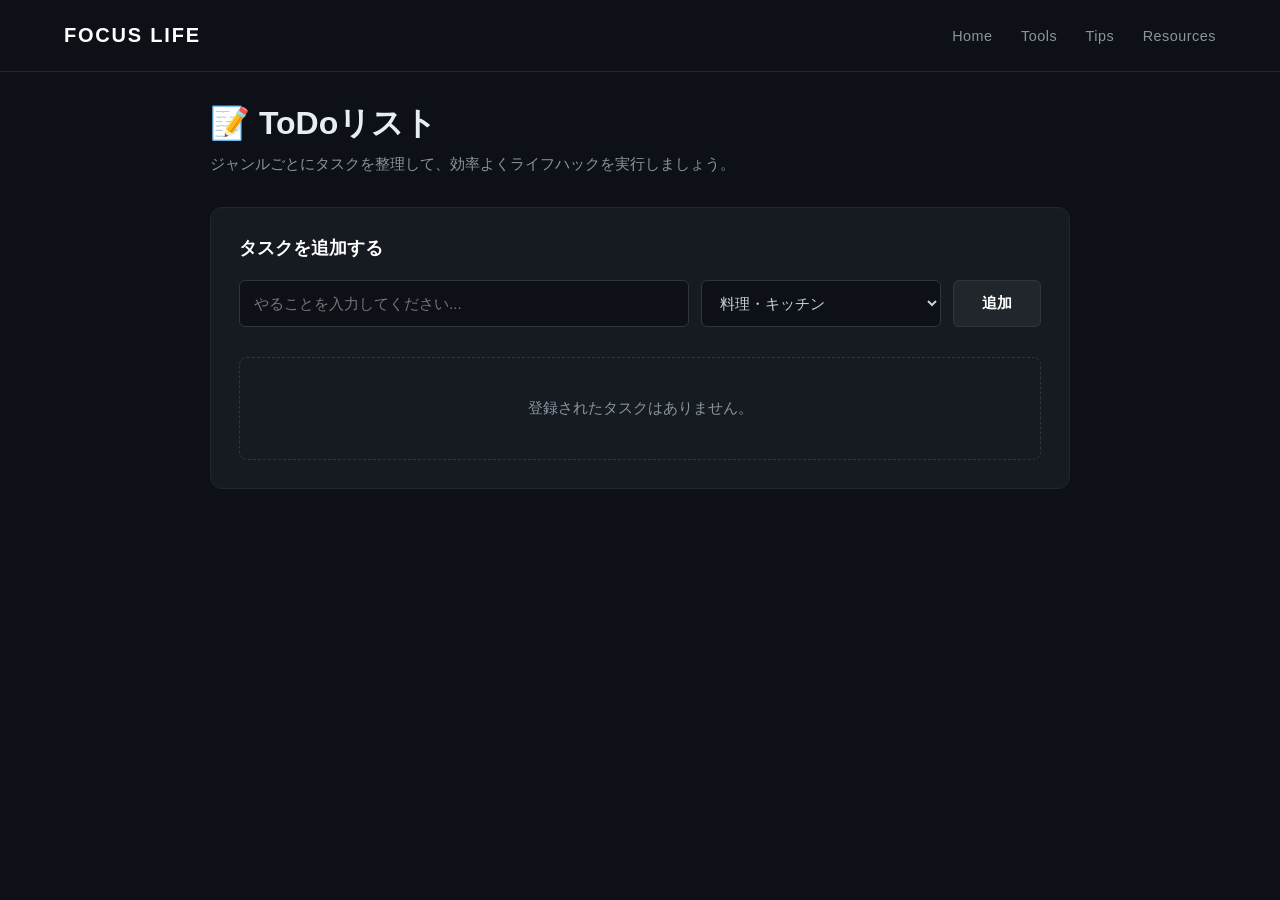
<file: todo.html>
<!DOCTYPE html>
<html lang="ja">
<head>
  <meta charset="UTF-8">
  <meta name="viewport" content="width=device-width, initial-scale=1.0">
  <title>ToDoリスト | FOCUS LIFE</title>
  <link rel="stylesheet" href="css/todo.css">
</head>
<body>
    <header class="site-header">
        <div class="header-logo"><a href="index.html">FOCUS LIFE</a></div>
        <nav class="header-nav">
            <a href="index.html">Home</a>
            <a href="tool.html">Tools</a>
            <a href="gacha.html">Tips</a>
            <a href="lifehacks.html">Resources</a>
        </nav>
    </header>
    <main class="container">
        <div class="page-header">
        <h1 class="page-title">📝 ToDoリスト</h1>
        <p class="page-subtitle">ジャンルごとにタスクを整理して、効率よくライフハックを実行しましょう。</p>
    </div>
    <div class="todo-layout">
        <section class="card">
            <h2 class="card-title">タスクを追加する</h2>
            <form class="todo-form" id="todoForm">
                <div class="input-row">
                    <input type="text" id="taskInput" class="todo-input" placeholder="やることを入力してください..." required autocomplete="off">
                    <select id="genreSelect" class="genre-select">
                        <option value="cooking">料理・キッチン</option>
                        <option value="cleaning">掃除・洗濯</option>
                        <option value="organizing">収納・片付け</option>
                        <option value="daily">日常生活・便利</option>
                        <option value="work">仕事・勉強・テック</option>
                    </select>
                    <button type="submit" class="add-button">追加</button>
                </div>
            </form>
            <ul class="todo-list" id="todoList">
                <li class="empty-message" id="emptyMessage">登録されたタスクはありません。</li>
            </ul>
        </section>
    </div>
</main>
<script>
    const todoForm = document.getElementById('todoForm');
    const taskInput = document.getElementById('taskInput');
    const genreSelect = document.getElementById('genreSelect');
    const todoList = document.getElementById('todoList');
    const emptyMessage = document.getElementById('emptyMessage');

    const genreNames = {
      cooking: '料理・キッチン',
      cleaning: '掃除・洗濯',
      organizing: '収納・片付け',
      daily: '日常生活・便利',
      work: '仕事・勉強・テック'
    };

    function checkEmpty() {
      const items = todoList.querySelectorAll('.todo-item');
      if (items.length === 0) {
        emptyMessage.style.display = 'block';
      } else {
        emptyMessage.style.display = 'none';
      }
    }

    function addTask(text, genre) {
      const li = document.createElement('li');
      li.className = `todo-item genre-${genre}`;

      const leftContent = document.createElement('div');
      leftContent.className = 'item-left';

      const checkbox = document.createElement('input');
      checkbox.type = 'checkbox';
      checkbox.className = 'todo-checkbox';

      checkbox.addEventListener('change', function() {
        if (this.checked) {
          li.classList.add('completed');
        } else {
          li.classList.remove('completed');
        }
      });

      const badge = document.createElement('span');
      badge.className = 'genre-badge';
      badge.textContent = genreNames[genre];

      const span = document.createElement('span');
      span.className = 'todo-text';
      span.textContent = text;

      const deleteBtn = document.createElement('button');
      deleteBtn.className = 'delete-button';
      deleteBtn.innerHTML = '&times;';
      
      deleteBtn.addEventListener('click', function() {
        li.remove();
        checkEmpty();
      });

      leftContent.appendChild(checkbox);
      leftContent.appendChild(badge);
      leftContent.appendChild(span);
      li.appendChild(leftContent);
      li.appendChild(deleteBtn);

      todoList.insertBefore(li, todoList.firstChild);
      
      checkEmpty();
    }

    todoForm.addEventListener('submit', function(e) {
      e.preventDefault();
      const text = taskInput.value.trim();
      const genre = genreSelect.value;
      
      if (text !== '') {
        addTask(text, genre);
        taskInput.value = ''; 
      }
    });
  </script>
</body>
</html>
</file>
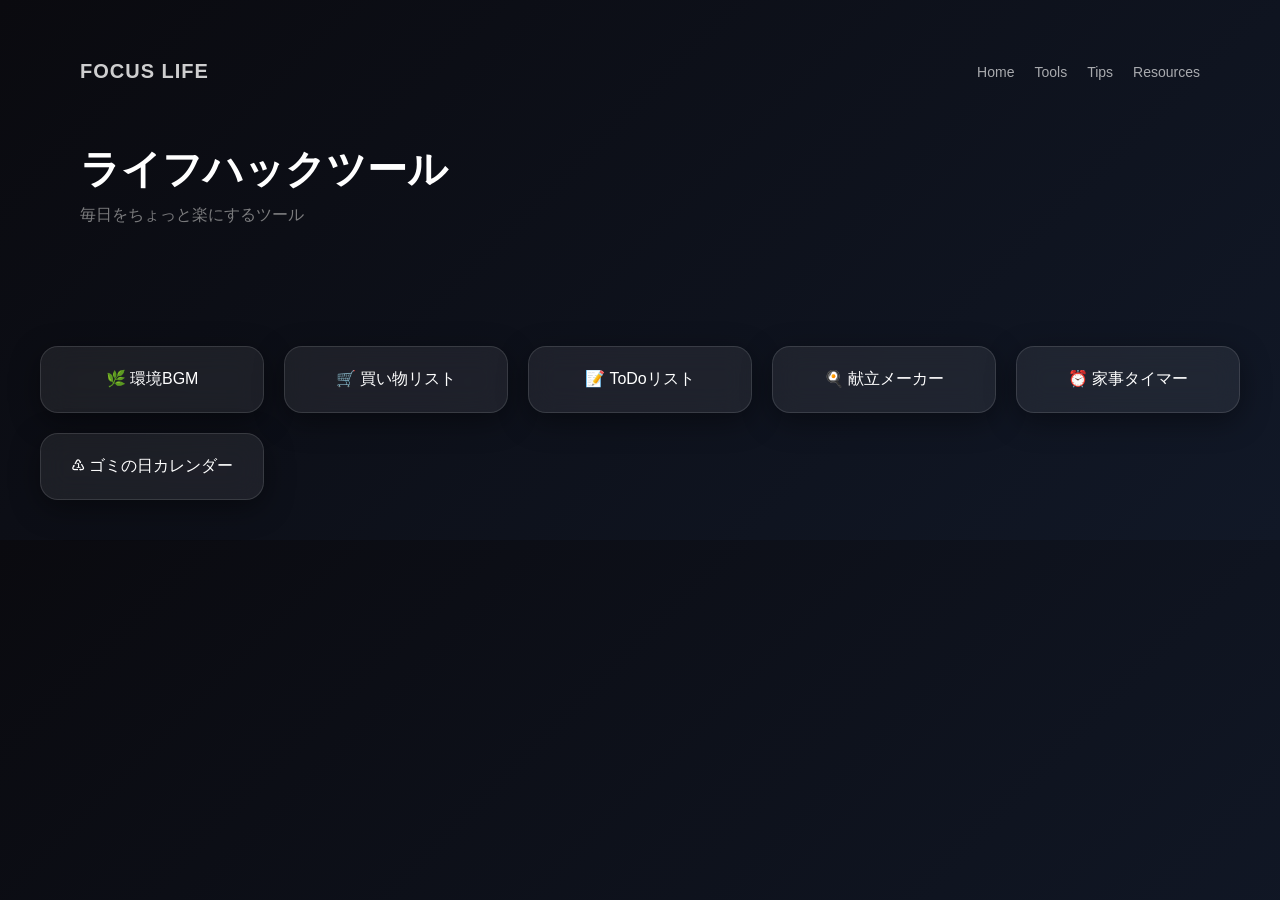
<file: tool.html>
<!DOCTYPE html>
<html lang="ja">
<head>
  <meta charset="UTF-8">
  <title>FOCUS LIFE - Tools</title>
  <meta name="viewport" content="width=device-width, initial-scale=1.0">
  <link rel="stylesheet" href="css/style.css">
</head>
<body>

  <header class="hero" style="height:auto; padding-bottom:50px;">

    <nav class="nav">
      <a href="index.html" style="text-decoration: none; color: inherit;"><div class="logo">FOCUS LIFE</div></a>
      <ul>
        <li><a href="index.html">Home</a></li>
        <li><a href="tool.html">Tools</a></li>
        <li><a href="gacha.html">Tips</a></li>
        <li><a href="lifehacks.html">Resources</a></li>
      </ul>
    </nav>

    <div class="hero-content">
      <h1>ライフハックツール</h1>
      <p>毎日をちょっと楽にするツール</p>
    </div>

  </header>

  <main style="padding:40px;">

    <div class="tool-grid">

      <a href="bgm.html" class="tool-card">🌿 環境BGM</a>
      <a href="list.html" class="tool-card">🛒 買い物リスト</a>
      <a href="todo.html" class="tool-card">📝 ToDoリスト</a>

      <a href="menu_maker.html" class="tool-card">🍳 献立メーカー</a>
      <a href="chore_timer.html" class="tool-card">⏰ 家事タイマー</a>
      <a href="calender.html" class="tool-card">♳ ゴミの日カレンダー</a>
    </div>

  </main>

</body>
</html>
</file>
<file: css/style.css>
* {
  margin: 0;
  padding: 0;
  box-sizing: border-box;
  font-family: Arial, sans-serif;
}

body {
  background: #0b0b0f;
  color: #fff;
  overflow: hidden;
}

/* ===== HERO ===== */
.hero {
  position: relative;
  height: 100vh;
  display: flex;
  flex-direction: column;
}

/* ===== NAV ===== */
.nav {
  display: flex;
  justify-content: space-between;
  padding: 20px 60px;
  z-index: 3;
}

.nav ul {
  display: flex;
  gap: 25px;
  list-style: none;
  color: #aaa;
  font-size: 14px;
}

.logo {
  font-weight: bold;
  letter-spacing: 2px;
}

/* ===== TEXT ===== */
.hero-content {
  position: relative;
  z-index: 3;
  flex: 1;
  display: flex;
  flex-direction: column;
  justify-content: center;
  padding-left: 60px;
}

.hero-content h1 {
  font-size: 52px;
  line-height: 1.3;
  margin-bottom: 20px;
}

.hero-content p {
  color: #aaa;
  margin-bottom: 30px;
}

/* ===== BUTTON ===== */
.buttons {
  display: flex;
  gap: 15px;
}

.btn {
  padding: 12px 20px;
  border-radius: 8px;
  text-decoration: none;
  font-size: 14px;
  border: 1px solid #333;
  color: #fff;
  transition: 0.3s;
}

.btn.primary {
  background: #000;
  color: #fff;
}

/* ===== SLIDESHOW ===== */
.slideshow {
  position: absolute;
  top: 0;
  right: 0;
  width: 55%;
  height: 100%;
  overflow: hidden;
  z-index: 1;
}

.slideshow img {
  width: 100%;
  height: 100%;
  object-fit: cover;
  opacity: 0;
  transition: opacity 1s ease-in-out;
  filter: brightness(0.55);
  transform: scale(1.05);
}

/* グラデーション影 */
.slideshow::after {
  content: "";
  position: absolute;
  top: 0;
  left: 0;
  width: 100%;
  height: 100%;
  background: linear-gradient(to left, rgba(11,11,15,1), transparent);
}

/* 光エフェクト */
.glow {
  position: absolute;
  top: -100px;
  right: -100px;
  width: 400px;
  height: 400px;
  background: radial-gradient(circle, rgba(255,255,255,0.12), transparent 60%);
  filter: blur(40px);
  z-index: 2;
}

.tool-grid {
  display: grid;
  grid-template-columns: repeat(auto-fit, minmax(200px, 1fr));
  gap: 20px;
}

body {
  margin: 0;
  font-family: "Segoe UI", sans-serif;
  background: linear-gradient(135deg, #0a0a0f, #111827);
  color: white;
}

/* ヘッダー */
.hero {
  padding: 40px 20px;
}

.nav {
  display: flex;
  justify-content: space-between;
  align-items: center;
  margin-bottom: 40px;
}

.logo {
  font-weight: bold;
  font-size: 20px;
  letter-spacing: 1px;
}

.nav ul {
  display: flex;
  gap: 20px;
  list-style: none;
}

.nav a,
.nav li {
  color: white;
  text-decoration: none;
  opacity: 0.8;
  transition: 0.3s;
}

.nav a:hover {
  opacity: 1;
}

/* タイトル */
.hero-content h1 {
  font-size: 40px;
  margin: 0;
}

.hero-content p {
  opacity: 0.7;
  margin-top: 10px;
}

/* グリッド */
.tool-grid {
  display: grid;
  grid-template-columns: repeat(auto-fit, minmax(220px, 1fr));
  gap: 20px;
}

/* ⭐ガラスカード本体 */
.tool-card {
  display: flex;
  align-items: center;
  justify-content: center;
  text-align: center;

  padding: 22px;
  border-radius: 18px;

  color: white;
  text-decoration: none;

  background: rgba(255, 255, 255, 0.07);
  backdrop-filter: blur(14px);
  -webkit-backdrop-filter: blur(14px);

  border: 1px solid rgba(255, 255, 255, 0.12);

  box-shadow: 0 8px 30px rgba(0, 0, 0, 0.4);

  transition: all 0.25s ease;
  font-weight: 500;
}

/* ホバー */
.tool-card:hover {
  transform: translateY(-6px) scale(1.02);
  background: rgba(255, 255, 255, 0.12);
  border: 1px solid rgba(255, 255, 255, 0.25);
  box-shadow: 0 12px 40px rgba(0, 0, 0, 0.6);
}

/* クリック感 */
.tool-card:active {
  transform: translateY(-2px) scale(0.98);
}

.tool-card:hover {
  transform: translateY(-5px);
  box-shadow: 0 8px 20px rgba(0,0,0,0.15);
}


.card-container {
  margin-top: 30px;
  display: grid;
  grid-template-columns: repeat(2, 1fr);
  gap: 20px;
}

.card {
  height: 120px;
  perspective: 1000px;
  cursor: pointer;
}

.card-inner {
  width: 100%;
  height: 100%;
  position: relative;
  transform-style: preserve-3d;
  transition: transform 0.6s;
}

.card.flipped .card-inner {
  transform: rotateY(180deg);
}

.card-face {
  position: absolute;
  width: 100%;
  height: 100%;
  backface-visibility: hidden;
  border-radius: 12px;
  display: flex;
  align-items: center;
  justify-content: center;
  font-weight: bold;
  box-shadow: 0 4px 10px rgba(0,0,0,0.1);
}

/* 裏 */
.card-back {
  background: #333;
  color: white;
}

/* 表 */
.card-front {
  background: white;
  transform: rotateY(180deg);
}



.gacha-page .card-container {
  margin-top: 30px;
  display: grid;
  grid-template-columns: repeat(2, 1fr);
  gap: 20px;
  max-width: 500px;
  margin-left: auto;
  margin-right: auto;
}

.gacha-page .card {
  height: 140px;
  perspective: 1000px;
  cursor: pointer;
}

.gacha-page .card-inner {
  width: 100%;
  height: 100%;
  position: relative;
  transform-style: preserve-3d;
  transition: transform 0.6s;
}

.gacha-page .card.flipped .card-inner {
  transform: rotateY(180deg);
}

.gacha-page .card-face {
  position: absolute;
  width: 100%;
  height: 100%;
  backface-visibility: hidden;
  border-radius: 12px;
  display: flex;
  align-items: center;
  justify-content: center;
  font-weight: bold;
  box-shadow: 0 4px 10px rgba(0,0,0,0.1);
  padding: 10px;
}

.gacha-page .card-front {
  background: #ffffff;
  color: #222;
  border-radius: 12px;
}

.gacha-page .card-back {
  background: linear-gradient(135deg, #333, #555);
  color: white;
  border-radius: 12px;
}

.gacha-page .card {
  box-shadow: 0 8px 20px rgba(0,0,0,0.15);
  transition: transform 0.2s;
}

.gacha-page .card:hover {
  transform: translateY(-4px);
}

.gacha-page h1 {
  margin-top: 10px;
  margin-bottom: 30px;
  text-align: center;
}

.gacha-page {
  padding: 40px 20px;
  text-align: center;
}

.gacha-page .btn {
  background: #4a67ff;
  color: white;
  border: none;
  padding: 12px 20px;
  border-radius: 10px;
  font-size: 16px;
  cursor: pointer;
  transition: 0.2s;
  box-shadow: 0 4px 10px rgba(0,0,0,0.15);
  margin-top: 30px;
}
.gacha-page {
    min-height: 100vh;

    background-image: url("../images/img13.png");
    background-size: cover;
    background-position: center;
    background-repeat: no-repeat;
}
</file>
<file: css/bgm.css>
.bgm-page {
    margin: 0;
    padding: 0;
    min-height: 100vh;
    background-color: #0b0b0f;
    color: #ffffff;
    overflow-y: auto;
    font-family: "Segoe UI", -apple-system, BlinkMacSystemFont, Roboto, sans-serif;
}

.bgm-header {
    max-width: 1000px;
    margin: 0 auto;
    padding: 30px 20px 0 20px;
    display: flex;
    justify-content: space-between;
    align-items: center;
    color: #ffffff;
}

.site-logo a{
    font-size: 1.1rem;
    font-weight: bold;
    letter-spacing: 0.15em;
    text-transform: uppercase;
    color: #ffffff;
    text-decoration: none;
}

.site-nav a {
    color: rgba(255, 255, 255, 0.6);
    text-decoration: none;
    margin-left: 20px;
    font-size: 0.9rem;
    transition: color 0.2s;
}

.site-nav a:hover {
    color: #ffffff;
}

.bgm-container {
    max-width: 1000px;
    width: 90%;
    margin: 40px auto 60px auto; 
    padding: 0;
}

.bgm-page h1 {
    font-size: 2.2rem;
    font-weight: 700;
    margin-bottom: 8px;
    letter-spacing: -0.05px;
}

.bgm-page p {
    font-size: 0.95rem;
    color: rgba(255, 255, 255, 0.6); 
    margin-bottom: 45px;
}

.bgm-grid {
    display: grid;
    grid-template-columns: repeat(3, 1fr); 
    gap: 30px;
}

@media (max-width: 768px) {
    .bgm-grid {
        grid-template-columns: repeat(2, 1fr); 
    }
}

.bgm-card {
    border: 1px solid rgba(255, 255, 255, 0.08); 
    background: rgba(255, 255, 255, 0.04);
    border-radius: 16px;
    overflow: hidden;
    text-align: center;
    padding-bottom: 25px;
    transition: transform 0.3s cubic-bezier(0.25, 0.8, 0.25, 1),
                background-color 0.3s ease,
                border-color 0.3s ease,
                box-shadow 0.3s ease;
}

.bgm-card:hover {
    transform: translateY(-5px); 
    background: rgba(255, 255, 255, 0.07);
    border-color: rgba(255, 255, 255, 0.2);
}

.bgm-card img {
    width: 100%;
    height: 160px;
    object-fit: cover;
    display: block;
    opacity: 0.9;
    transition: opacity 0.3s ease;
}

.bgm-card:hover img {
    opacity: 1;
}

.bgm-card h2 {
    font-size: 1.15rem;
    font-weight: 600;
    margin: 20px 0 15px 0;
    color: rgba(255, 255, 255, 0.95);
}

.btn {
    background: rgba(255, 255, 255, 0.06);
    color: rgba(255, 255, 255, 0.8);
    border: 1px solid rgba(255, 255, 255, 0.15);
    padding: 8px 32px;
    border-radius: 8px;
    font-size: 0.85rem;
    font-weight: 500;
    cursor: pointer;
    transition: all 0.2s ease;
}

.btn:hover {
    background: #ffffff;
    color: #0b0b0f;
    border-color: #ffffff;
    box-shadow: 0 4px 12px rgba(255, 255, 255, 0.15);
}

.btn.playing {
    background: rgba(0, 212, 255, 0.1);
    color: #00d4ff;
    border-color: rgba(0, 212, 255, 0.4);
}

.btn.playing:hover {
    background: #00d4ff;
    color: #0b0b0f;
    border-color: #00d4ff;
    box-shadow: 0 4px 12px rgba(0, 212, 255, 0.3);
}
</file>
<file: css/chore_timer_style.css>
/* ========================================
   ルート変数
   ======================================== */

:root {
    --bg-dark: #0a0a1a;
    --bg-secondary: #1a1a2e;
    --bg-tertiary: #16213e;
    --text-light: #ffffff;
    --text-secondary: #a0a0a0;
    --accent-color: #00d084;
    --accent-orange: #ff6b35;
    --border-color: rgba(255, 255, 255, 0.1);
    --shadow: 0 4px 20px rgba(0, 0, 0, 0.3);
}

/* ========================================
   基本スタイル
   ======================================== */

* {
    margin: 0;
    padding: 0;
    box-sizing: border-box;
}

html, body {
    width: 100%;
    height: 100%;
    background-color: var(--bg-dark);
    color: var(--text-light);
    font-family: 'Segoe UI', Tahoma, Geneva, Verdana, sans-serif;
    line-height: 1.6;
}

/* ========================================
   ナビゲーションバー
   ======================================== */

.navbar {
    background-color: var(--bg-dark);
    padding: 20px 40px;
    position: sticky;
    top: 0;
    z-index: 999;
    display: flex;
    justify-content: space-between;
    align-items: center;
    border-bottom: 1px solid rgba(255, 255, 255, 0.1);
}

.navbar-logo {
    font-size: 1.4em;
    font-weight: 700;
    color: var(--text-light);
    text-decoration: none;
    cursor: pointer;
    transition: color 0.3s ease;
    letter-spacing: 0.05em;
}

.navbar-logo:hover {
    color: var(--accent-color);
}

.navbar-menu {
    display: flex;
    list-style: none;
    gap: 40px;
    margin: 0;
    padding: 0;
}

.navbar-menu li a {
    color: var(--text-secondary);
    text-decoration: none;
    font-size: 1em;
    font-weight: 400;
    transition: color 0.3s ease;
    letter-spacing: 0.02em;
}

.navbar-menu li a:hover {
    color: var(--text-light);
}

/* ========================================
   メインレイアウト
   ======================================== */

.container {
    display: flex;
    height: calc(100vh - 70px);
    overflow: hidden;
}

/* ========================================
   サイドバー
   ======================================== */

.sidebar {
    width: 280px;
    background-color: var(--bg-secondary);
    border-right: 1px solid var(--border-color);
    padding: 30px 20px;
    overflow-y: auto;
}

.sidebar-header {
    display: flex;
    justify-content: space-between;
    align-items: center;
    margin-bottom: 20px;
}

.sidebar-header h3 {
    font-size: 0.9em;
    color: var(--text-secondary);
    text-transform: uppercase;
    letter-spacing: 0.1em;
}

.add-btn {
    background: none;
    border: none;
    color: var(--accent-color);
    font-size: 1.5em;
    cursor: pointer;
    transition: transform 0.3s ease;
}

.add-btn:hover {
    transform: scale(1.2);
}

.chore-list {
    list-style: none;
}

.chore-item {
    display: flex;
    align-items: center;
    gap: 12px;
    padding: 12px 15px;
    margin-bottom: 8px;
    border-radius: 8px;
    cursor: pointer;
    transition: all 0.3s ease;
    border: 2px solid transparent;
}

.chore-item:hover {
    background-color: rgba(0, 208, 132, 0.1);
}

.chore-item.active {
    background-color: rgba(0, 208, 132, 0.2);
    border-color: var(--accent-color);
}

.chore-icon {
    font-size: 1.5em;
}

.chore-name {
    font-size: 0.95em;
    color: var(--text-light);
}

/* ========================================
   メインコンテンツ
   ======================================== */

.main-content {
    flex: 1;
    display: flex;
    gap: 30px;
    padding: 30px;
    overflow-y: auto;
}

.current-task {
    flex: 2;
    min-width: 0;
}

/* ========================================
   タスクヘッダー
   ======================================== */

.task-header {
    margin-bottom: 30px;
}

.task-label {
    font-size: 0.75em;
    color: var(--accent-color);
    text-transform: uppercase;
    letter-spacing: 0.15em;
    font-weight: 600;
}

.task-title-area {
    display: flex;
    align-items: center;
    gap: 15px;
    margin-top: 10px;
}

.task-icon {
    font-size: 2.5em;
}

.task-title-area h2 {
    font-size: 2em;
    color: var(--text-light);
}

/* ========================================
   タイマーサークル
   ======================================== */

.timer-circle {
    position: relative;
    width: 300px;
    height: 300px;
    margin: 40px auto;
}

.progress-ring {
    transform: rotate(-90deg);
    width: 100%;
    height: 100%;
}

.progress-ring-circle {
    transition: stroke-dashoffset 0.35s;
    stroke: var(--accent-color);
    fill: transparent;
    stroke-width: 8;
    stroke-dasharray: 565;
    stroke-dashoffset: 0;
}

.timer-display {
    position: absolute;
    top: 50%;
    left: 50%;
    transform: translate(-50%, -50%);
    text-align: center;
}

.timer-time {
    display: block;
    font-size: 3.5em;
    font-weight: 700;
    color: var(--text-light);
    line-height: 1;
}

.timer-label {
    display: block;
    font-size: 0.8em;
    color: var(--text-secondary);
    text-transform: uppercase;
    letter-spacing: 0.1em;
    margin-top: 10px;
}

/* ========================================
   タスクコントロール
   ======================================== */

.task-controls {
    display: flex;
    justify-content: center;
    gap: 15px;
    margin: 40px 0;
}

.btn {
    padding: 12px 24px;
    border: none;
    border-radius: 8px;
    font-size: 0.95em;
    font-weight: 600;
    cursor: pointer;
    transition: all 0.3s ease;
    text-transform: uppercase;
    letter-spacing: 0.05em;
}

.btn-pause {
    background-color: var(--accent-color);
    color: var(--bg-dark);
}

.btn-pause:hover {
    background-color: #00b86f;
    transform: translateY(-2px);
}

.btn-reset {
    background-color: transparent;
    color: var(--text-secondary);
    border: 2px solid var(--text-secondary);
}

.btn-reset:hover {
    color: var(--text-light);
    border-color: var(--text-light);
}

.btn-skip {
    background-color: transparent;
    color: var(--text-secondary);
    border: 2px solid var(--text-secondary);
}

.btn-skip:hover {
    color: var(--text-light);
    border-color: var(--text-light);
}

/* ========================================
   タスク履歴
   ======================================== */

.task-history {
    margin-top: 50px;
    background-color: var(--bg-secondary);
    padding: 30px;
    border-radius: 12px;
}

.task-history h3 {
    font-size: 0.9em;
    color: var(--accent-color);
    text-transform: uppercase;
    letter-spacing: 0.1em;
    margin-bottom: 20px;
}

.history-filters {
    display: flex;
    gap: 15px;
    margin-bottom: 20px;
}

.filter-select {
    background-color: var(--bg-tertiary);
    color: var(--text-light);
    border: 1px solid var(--border-color);
    padding: 8px 12px;
    border-radius: 6px;
    font-size: 0.9em;
    cursor: pointer;
}

.filter-select:focus {
    outline: none;
    border-color: var(--accent-color);
}

.history-table {
    width: 100%;
    border-collapse: collapse;
}

.history-table thead {
    border-bottom: 2px solid var(--border-color);
}

.history-table th {
    text-align: left;
    padding: 12px;
    font-size: 0.85em;
    color: var(--text-secondary);
    text-transform: uppercase;
    letter-spacing: 0.05em;
    font-weight: 600;
}

.history-table td {
    padding: 15px 12px;
    border-bottom: 1px solid var(--border-color);
    font-size: 0.95em;
}

.task-badge {
    display: inline-block;
    background-color: rgba(0, 208, 132, 0.1);
    color: var(--accent-color);
    padding: 4px 8px;
    border-radius: 4px;
}

.view-more-btn {
    display: block;
    margin-top: 20px;
    background: none;
    border: none;
    color: var(--accent-color);
    font-size: 0.95em;
    cursor: pointer;
    transition: all 0.3s ease;
}

.view-more-btn:hover {
    transform: translateX(5px);
}

/* ========================================
   統計パネル
   ======================================== */

.stats-panel {
    flex: 1;
    min-width: 0;
}

.stats-panel h3 {
    font-size: 0.9em;
    color: var(--accent-color);
    text-transform: uppercase;
    letter-spacing: 0.1em;
    margin-bottom: 20px;
}

.stats-grid {
    display: grid;
    grid-template-columns: 1fr 1fr;
    gap: 15px;
    margin-bottom: 30px;
}

.stat-card {
    background-color: var(--bg-secondary);
    padding: 20px;
    border-radius: 12px;
    text-align: center;
}

.stat-icon {
    display: block;
    font-size: 2em;
    margin-bottom: 10px;
}

.stat-value {
    display: block;
    font-size: 1.8em;
    font-weight: 700;
    color: var(--text-light);
    margin-bottom: 5px;
}

.stat-label {
    display: block;
    font-size: 0.8em;
    color: var(--text-secondary);
    text-transform: uppercase;
    letter-spacing: 0.05em;
    margin-bottom: 8px;
}

.stat-change {
    font-size: 0.75em;
    color: var(--accent-color);
}

.stat-progress {
    margin-top: 10px;
}

.progress-bar {
    width: 100%;
    height: 6px;
    background-color: var(--bg-tertiary);
    border-radius: 3px;
    overflow: hidden;
}

.progress-fill {
    height: 100%;
    background-color: var(--accent-color);
    transition: width 0.3s ease;
}

/* ========================================
   モチベーションボックス
   ======================================== */

.motivation-box {
    background-color: var(--bg-secondary);
    padding: 25px;
    border-radius: 12px;
    border-left: 4px solid var(--accent-color);
}

.motivation-box blockquote {
    font-size: 1.1em;
    color: var(--text-light);
    font-style: italic;
    line-height: 1.8;
}

/* ========================================
   スクロールバー
   ======================================== */

::-webkit-scrollbar {
    width: 8px;
}

::-webkit-scrollbar-track {
    background: var(--bg-secondary);
}

::-webkit-scrollbar-thumb {
    background: var(--accent-color);
    border-radius: 4px;
}

::-webkit-scrollbar-thumb:hover {
    background: #00b86f;
}

/* ========================================
   レスポンシブ対応
   ======================================== */

@media (max-width: 1200px) {
    .main-content {
        flex-direction: column;
        gap: 20px;
    }

    .stats-panel {
        order: -1;
    }

    .stats-grid {
        grid-template-columns: 1fr 1fr 1fr 1fr;
    }
}

@media (max-width: 768px) {
    .navbar {
        padding: 15px 20px;
    }

    .navbar-menu {
        gap: 20px;
    }

    .container {
        flex-direction: column;
        height: auto;
    }

    .sidebar {
        width: 100%;
        border-right: none;
        border-bottom: 1px solid var(--border-color);
        padding: 20px;
    }

    .main-content {
        flex-direction: column;
        padding: 20px;
    }

    .timer-circle {
        width: 200px;
        height: 200px;
    }

    .timer-time {
        font-size: 2.5em;
    }

    .stats-grid {
        grid-template-columns: 1fr 1fr;
    }

    .task-history {
        overflow-x: auto;
    }

    .history-table {
        font-size: 0.85em;
    }
}

@media (max-width: 480px) {
    .navbar {
        padding: 12px 15px;
    }

    .navbar-logo {
        font-size: 1.1em;
    }

    .navbar-menu {
        gap: 15px;
        font-size: 0.85em;
    }

    .sidebar {
        padding: 15px;
    }

    .main-content {
        padding: 15px;
    }

    .timer-circle {
        width: 150px;
        height: 150px;
    }

    .timer-time {
        font-size: 2em;
    }

    .task-controls {
        flex-direction: column;
    }

    .btn {
        width: 100%;
    }

    .stats-grid {
        grid-template-columns: 1fr;
    }
}
</file>
<file: css/list.css>
* {
  box-sizing: border-box;
  margin: 0;
  padding: 0;
  font-family: 'Helvetica Neue', Arial, 'Hiragino Kaku Gothic ProN', 'Hiragino Sans', sans-serif;
}
.bgm-header {
    max-width: 1000px;
    margin: 0 auto;
    padding: 30px 20px 0 20px;
    display: flex;
    justify-content: space-between;
    align-items: center;
    color: #ffffff;
}
.site-logo a{
    font-size: 1.1rem;
    font-weight: bold;
    letter-spacing: 0.15em;
    text-transform: uppercase;
    margin-bottom: 24px;
    color: var(--text-main);
    text-decoration: none;
}
.site-nav a {
    color: rgba(255, 255, 255, 0.6);
    text-decoration: none;
    margin-left: 20px;
    font-size: 0.9rem;
    transition: color 0.2s;
}

body {
  background-color: #0d1117; 
  color: #e6edf3;
  padding: 40px 20px;
}

.container {
  max-width: 800px;
  margin: 0 auto;
}

.page-header {
  margin-bottom: 30px;
}

.page-title {
  font-size: 2rem;
  font-weight: bold;
  margin-bottom: 8px;
}

.page-subtitle {
  color: #8b949e;
  font-size: 0.95rem;
}


.main-grid {
  display: grid;
  grid-template-columns: 1.8fr 1.2fr;
  gap: 24px;
}

@media (max-width: 600px) {
  .main-grid {
    grid-template-columns: 1fr;
  }
}

.card {
  background-color: #161b22;
  border: 1px solid #21262d;
  border-radius: 12px;
  padding: 24px;
}

.card-title {
  font-size: 1.1rem;
  margin-bottom: 16px;
  font-weight: bold;
}

.add-form {
  display: flex;
  gap: 10px;
  margin-bottom: 20px;
}

.add-input {
  flex: 1;
  background-color: #0d1117;
  border: 1px solid #30363d;
  border-radius: 6px;
  padding: 12px;
  color: #ffffff;
  font-size: 0.95rem;
  outline: none;
}

.add-input:focus {
  border-color: #58a6ff;
}

.add-button {
  background-color: #21262d;
  color: #ffffff;
  border: 1px solid #30363d;
  border-radius: 6px;
  padding: 0 20px;
  font-size: 0.95rem;
  cursor: pointer;
  font-weight: bold;
  transition: background 0.2s;
}

.add-button:hover {
  background-color: #30363d;
}

.shopping-list {
  list-style: none;
  display: flex;
  flex-direction: column;
  gap: 10px;
}

.empty-message {
  color: #8b949e;
  font-size: 0.9rem;
  text-align: center;
  padding: 20px 0;
}

.shopping-item {
  display: flex;
  justify-content: space-between;
  align-items: center;
  background-color: #21262d;
  padding: 14px 16px;
  border-radius: 8px;
}

.item-label {
  display: flex;
  align-items: center;
  gap: 12px;
  cursor: pointer;
  flex: 1;
  user-select: none;
}

.item-checkbox {
  width: 18px;
  height: 18px;
  accent-color: #ff7b72; 
  cursor: pointer;
}

.item-text {
  font-size: 0.95rem;
  color: #c9d1d9;
  transition: all 0.2s;
}

.shopping-item.completed .item-text {
  text-decoration: line-through;
  color: #8b949e;
  opacity: 0.6;
}

.delete-button {
  background: none;
  border: none;
  color: #8b949e;
  font-size: 1.3rem;
  cursor: pointer;
  padding: 0 4px;
  transition: color 0.2s;
}

.delete-button:hover {
  color: #ff7b72;
}

.quick-tags {
  display: flex;
  flex-wrap: wrap;
  gap: 8px;
}

.quick-tag {
  background-color: #21262d;
  border: 1px solid #30363d;
  padding: 6px 12px;
  border-radius: 20px;
  font-size: 0.85rem;
  cursor: pointer;
  transition: all 0.2s;
  color: #c9d1d9;
}

.quick-tag:hover {
  background-color: #30363d;
  border-color: #8b949e;
  color: #ffffff;
}
</file>
<file: css/menu_style.css>
/* ========================================
   献立メーカー - スタイルシート
   ======================================== */

* {
    margin: 0;
    padding: 0;
    box-sizing: border-box;
}

:root {
    --bg-dark: #0a0a0a;
    --bg-card: #1a1a1a;
    --text-light: #ffffff;
    --text-secondary: #b0b0b0;
    --accent-color: #FF6B35;
    --accent-hover: #E55A24;
    --border-color: #333333;
}

body {
    font-family: 'Segoe UI', Tahoma, Geneva, Verdana, sans-serif;
    background-color: var(--bg-dark);
    color: var(--text-light);
    line-height: 1.6;
}

/* ========================================
   ナビゲーションバー
   ======================================== */

.navbar {
    background-color: var(--bg-dark);
    padding: 20px 40px;
    position: sticky;
    top: 0;
    z-index: 999;
    display: flex;
    justify-content: space-between;
    align-items: center;
    border-bottom: 1px solid rgba(255, 255, 255, 0.1);
}

.navbar-logo {
    font-size: 1.4em;
    font-weight: 700;
    color: var(--text-light);
    text-decoration: none;
    cursor: pointer;
    transition: color 0.3s ease;
    letter-spacing: 0.05em;
}

.navbar-logo:hover {
    color: var(--accent-color);
}

.navbar-menu {
    display: flex;
    list-style: none;
    gap: 40px;
    margin: 0;
    padding: 0;
}

.navbar-menu li a {
    color: var(--text-secondary);
    text-decoration: none;
    font-size: 1em;
    font-weight: 400;
    transition: color 0.3s ease;
    letter-spacing: 0.02em;
}

.navbar-menu li a:hover {
    color: var(--text-light);
}

/* ========================================
   ヘッダー
   ======================================== */

.header {
    background: linear-gradient(135deg, #0a0a0a 0%, #1a1a1a 100%);
    padding: 60px 20px;
    text-align: center;
    border-bottom: 2px solid var(--accent-color);
}

.header-content h1 {
    font-size: 3em;
    margin-bottom: 10px;
    color: var(--accent-color);
    text-shadow: 0 2px 10px rgba(255, 107, 53, 0.3);
}

.tagline {
    font-size: 1.1em;
    color: var(--text-secondary);
    max-width: 600px;
    margin: 0 auto;
}

/* ========================================
   コンテナ
   ======================================== */

.container {
    max-width: 1400px;
    margin: 0 auto;
    padding: 40px 20px;
}

/* ========================================
   フィルタリングセクション
   ======================================== */

.filter-section {
    background-color: var(--bg-card);
    padding: 30px;
    border-radius: 12px;
    margin-bottom: 40px;
    border: 1px solid var(--border-color);
    display: grid;
    grid-template-columns: repeat(auto-fit, minmax(200px, 1fr));
    gap: 20px;
    align-items: end;
}

.filter-group {
    display: flex;
    flex-direction: column;
}

.filter-group label {
    font-size: 0.9em;
    color: var(--text-secondary);
    margin-bottom: 8px;
    font-weight: 600;
    text-transform: uppercase;
    letter-spacing: 0.5px;
}

.filter-group select {
    padding: 12px;
    background-color: #0a0a0a;
    color: var(--text-light);
    border: 1px solid var(--border-color);
    border-radius: 6px;
    font-size: 1em;
    cursor: pointer;
    transition: all 0.3s ease;
}

.filter-group select:hover {
    border-color: var(--accent-color);
    box-shadow: 0 0 10px rgba(255, 107, 53, 0.2);
}

.filter-group select:focus {
    outline: none;
    border-color: var(--accent-color);
    box-shadow: 0 0 15px rgba(255, 107, 53, 0.3);
}

.reset-btn {
    padding: 12px 24px;
    background-color: var(--accent-color);
    color: white;
    border: none;
    border-radius: 6px;
    font-size: 1em;
    font-weight: 600;
    cursor: pointer;
    transition: all 0.3s ease;
    text-transform: uppercase;
    letter-spacing: 0.5px;
}

.reset-btn:hover {
    background-color: var(--accent-hover);
    transform: translateY(-2px);
    box-shadow: 0 5px 15px rgba(255, 107, 53, 0.3);
}

/* ========================================
   献立グリッド
   ======================================== */

.menu-grid {
    display: grid;
    grid-template-columns: repeat(auto-fill, minmax(300px, 1fr));
    gap: 25px;
    margin-bottom: 40px;
}

.menu-card {
    background-color: var(--bg-card);
    border: 1px solid var(--border-color);
    border-radius: 12px;
    padding: 20px;
    cursor: pointer;
    transition: all 0.3s ease;
    display: flex;
    flex-direction: column;
    height: 100%;
}

.menu-card:hover {
    transform: translateY(-8px);
    border-color: var(--accent-color);
    box-shadow: 0 15px 40px rgba(255, 107, 53, 0.2);
}

.menu-card-header {
    margin-bottom: 15px;
}

.menu-card-title {
    font-size: 1.3em;
    font-weight: 700;
    color: var(--accent-color);
    margin-bottom: 10px;
}

.menu-card-category {
    display: inline-block;
    background-color: rgba(255, 107, 53, 0.1);
    color: var(--accent-color);
    padding: 4px 12px;
    border-radius: 20px;
    font-size: 0.85em;
    font-weight: 600;
    border: 1px solid var(--accent-color);
}

.menu-card-info {
    display: grid;
    grid-template-columns: 1fr 1fr;
    gap: 10px;
    margin-bottom: 15px;
    font-size: 0.9em;
}

.info-item {
    background-color: rgba(255, 107, 53, 0.05);
    padding: 10px;
    border-radius: 6px;
    border-left: 3px solid var(--accent-color);
}

.info-label {
    color: var(--text-secondary);
    font-size: 0.8em;
    text-transform: uppercase;
    letter-spacing: 0.3px;
    margin-bottom: 4px;
}

.info-value {
    color: var(--text-light);
    font-weight: 600;
}

.menu-card-difficulty {
    display: inline-block;
    padding: 4px 10px;
    border-radius: 4px;
    font-size: 0.85em;
    font-weight: 600;
    margin-top: 10px;
}

.difficulty-beginner {
    background-color: rgba(76, 175, 80, 0.2);
    color: #4caf50;
    border: 1px solid #4caf50;
}

.difficulty-intermediate {
    background-color: rgba(255, 193, 7, 0.2);
    color: #ffc107;
    border: 1px solid #ffc107;
}

.difficulty-advanced {
    background-color: rgba(244, 67, 54, 0.2);
    color: #f44336;
    border: 1px solid #f44336;
}

.menu-card-action {
    margin-top: auto;
    padding-top: 15px;
    border-top: 1px solid var(--border-color);
}

.detail-btn {
    width: 100%;
    padding: 12px;
    background-color: var(--accent-color);
    color: white;
    border: none;
    border-radius: 6px;
    font-size: 1em;
    font-weight: 600;
    cursor: pointer;
    transition: all 0.3s ease;
    text-transform: uppercase;
    letter-spacing: 0.5px;
}

.detail-btn:hover {
    background-color: var(--accent-hover);
    transform: scale(1.02);
}

/* ========================================
   モーダル
   ======================================== */

.modal {
    display: none;
    position: fixed;
    z-index: 1000;
    left: 0;
    top: 0;
    width: 100%;
    height: 100%;
    background-color: rgba(0, 0, 0, 0.8);
    animation: fadeIn 0.3s ease;
}

@keyframes fadeIn {
    from { opacity: 0; }
    to { opacity: 1; }
}

.modal.show {
    display: flex;
    align-items: center;
    justify-content: center;
}

.modal-content {
    background-color: var(--bg-card);
    padding: 40px;
    border-radius: 12px;
    max-width: 800px;
    width: 90%;
    max-height: 90vh;
    overflow-y: auto;
    border: 2px solid var(--accent-color);
    position: relative;
    animation: slideIn 0.3s ease;
}

@keyframes slideIn {
    from {
        transform: translateY(-50px);
        opacity: 0;
    }
    to {
        transform: translateY(0);
        opacity: 1;
    }
}

.close-btn {
    position: absolute;
    right: 20px;
    top: 20px;
    font-size: 2em;
    font-weight: bold;
    color: var(--text-secondary);
    cursor: pointer;
    transition: color 0.3s ease;
}

.close-btn:hover {
    color: var(--accent-color);
}

/* ========================================
   モーダル内容
   ======================================== */

.modal-title {
    font-size: 2em;
    color: var(--accent-color);
    margin-bottom: 20px;
    border-bottom: 2px solid var(--accent-color);
    padding-bottom: 15px;
}

.modal-section {
    margin-bottom: 30px;
}

.modal-section-title {
    font-size: 1.3em;
    color: var(--accent-color);
    margin-bottom: 15px;
    text-transform: uppercase;
    letter-spacing: 1px;
    border-left: 4px solid var(--accent-color);
    padding-left: 15px;
}

.modal-info-grid {
    display: grid;
    grid-template-columns: repeat(auto-fit, minmax(150px, 1fr));
    gap: 15px;
    margin-bottom: 20px;
}

.modal-info-box {
    background-color: rgba(255, 107, 53, 0.1);
    padding: 15px;
    border-radius: 8px;
    border: 1px solid var(--border-color);
}

.modal-info-label {
    color: var(--text-secondary);
    font-size: 0.85em;
    text-transform: uppercase;
    letter-spacing: 0.5px;
    margin-bottom: 8px;
}

.modal-info-value {
    color: var(--text-light);
    font-size: 1.1em;
    font-weight: 700;
}

.materials-list {
    list-style: none;
    padding: 0;
}

.materials-list li {
    padding: 10px;
    background-color: rgba(255, 107, 53, 0.05);
    margin-bottom: 8px;
    border-radius: 6px;
    border-left: 3px solid var(--accent-color);
}

.steps-list {
    list-style: none;
    padding: 0;
    counter-reset: step-counter;
}

.steps-list li {
    padding: 15px;
    margin-bottom: 10px;
    background-color: rgba(255, 107, 53, 0.05);
    border-radius: 6px;
    border-left: 4px solid var(--accent-color);
    counter-increment: step-counter;
}

.steps-list li::before {
    content: "ステップ " counter(step-counter);
    display: block;
    color: var(--accent-color);
    font-weight: 700;
    font-size: 0.9em;
    margin-bottom: 5px;
}

.points-box {
    background-color: rgba(255, 107, 53, 0.1);
    padding: 15px;
    border-radius: 8px;
    border-left: 4px solid var(--accent-color);
    margin-bottom: 20px;
}

.points-box strong {
    color: var(--accent-color);
}

.recommendations {
    display: grid;
    grid-template-columns: 1fr 1fr;
    gap: 20px;
}

.recommendation-box {
    background-color: rgba(255, 107, 53, 0.05);
    padding: 15px;
    border-radius: 8px;
    border: 1px solid var(--border-color);
}

.recommendation-box h4 {
    color: var(--accent-color);
    margin-bottom: 10px;
    font-size: 1em;
}

.recommendation-box ul {
    list-style: none;
    padding: 0;
}

.recommendation-box li {
    padding: 5px 0;
    color: var(--text-secondary);
    font-size: 0.9em;
}

.recommendation-box li::before {
    content: "▸ ";
    color: var(--accent-color);
    font-weight: bold;
    margin-right: 8px;
}

/* ========================================
   フッター
   ======================================== */

.footer {
    background-color: var(--bg-card);
    padding: 30px;
    text-align: center;
    color: var(--text-secondary);
    border-top: 1px solid var(--border-color);
    margin-top: 60px;
}

/* ========================================
   レスポンシブ対応
   ======================================== */

@media (max-width: 768px) {
    .navbar {
        padding: 15px 20px;
    }

    .navbar-menu {
        gap: 20px;
    }

    .navbar-menu li a {
        font-size: 0.9em;
    }

    .navbar-logo {
        font-size: 1.1em;
    }

    .header-content h1 {
        font-size: 2em;
    }

    .tagline {
        font-size: 1em;
    }

    .filter-section {
        grid-template-columns: 1fr;
        gap: 15px;
    }

    .menu-grid {
        grid-template-columns: repeat(auto-fill, minmax(250px, 1fr));
        gap: 15px;
    }

    .modal-content {
        padding: 20px;
        width: 95%;
    }

    .recommendations {
        grid-template-columns: 1fr;
    }

    .menu-card-info {
        grid-template-columns: 1fr;
    }
}

@media (max-width: 480px) {
    .header-content h1 {
        font-size: 1.5em;
    }

    .menu-grid {
        grid-template-columns: 1fr;
    }

    .modal-title {
        font-size: 1.5em;
    }

    .modal-section-title {
        font-size: 1.1em;
    }
}
</file>
<file: css/todo.css>
* {
  box-sizing: border-box;
  margin: 0;
  padding: 0;
  font-family: -apple-system, BlinkMacSystemFont, "Segoe UI", Roboto, "Helvetica Neue", Arial, sans-serif;
}

body {
  background-color: #0d1117;
  color: #e6edf3;
  padding-bottom: 60px;
}

.container {
  max-width: 900px;
  margin: 0 auto;
  padding: 0 20px;
}

.site-header {
  display: flex;
  justify-content: space-between;
  align-items: center;
  padding: 24px 5%;
  background-color: #0d1117;
  border-bottom: 1px solid #21262d;
  margin-bottom: 30px;
}

.site-header {
  display: flex;
  justify-content: space-between;
  align-items: center;
  padding: 24px 5%;
  background-color: #0d1117;
  border-bottom: 1px solid #21262d;
  margin-bottom: 30px;
}
.header-logo,
.header-logo a,
.header-logo a:link,
.header-logo a:visited,
.header-logo:link,
.header-logo:visited {
  font-weight: 800 !important;
  letter-spacing: 1.8px;
  font-size: 1.25rem;
  color: #ffffff !important;         
  text-decoration: none !important;  
  font-family: -apple-system, BlinkMacSystemFont, "Segoe UI", Roboto, sans-serif !important;
}

.header-logo:hover,
.header-logo a:hover,
.header-logo:active,
.header-logo a:active {
  color: #ffffff !important;
  text-decoration: none !important;
}

.header-logo:hover,
.header-logo:active {
  color: #ffffff !important;
  text-decoration: none !important;
}

.header-nav a {
  color: #8b949e !important;
  text-decoration: none !important;
  margin-left: 24px !important;
  font-size: 0.9rem !important;
  font-family: "Segoe UI", Roboto, sans-serif !important;
  font-weight: 400 !important; 
  letter-spacing: 0.5px !important;
  transition: color 0.2s;
}

.header-nav a:hover,
.header-nav a.active {
  color: #ffffff !important;
  font-family: "Segoe UI", Roboto, sans-serif !important;
  font-weight: 400 !important;     
  font-style: normal !important;    
  text-transform: none !important;
}
.page-header {
  margin-bottom: 32px;
}

.page-title {
  font-size: 2rem;
  font-weight: bold;
  margin-bottom: 8px;
}

.page-subtitle {
  color: #8b949e;
  font-size: 0.95rem;
}

.card {
  background-color: #161b22; 
  border: 1px solid #21262d;
  border-radius: 12px;
  padding: 28px;
}

.card-title {
  font-size: 1.1rem;
  margin-bottom: 20px;
  font-weight: bold;
  color: #ffffff;
}

.todo-form {
  margin-bottom: 30px;
}

.input-row {
  display: flex;
  gap: 12px;
}

@media (max-width: 650px) {
  .input-row {
    flex-direction: column;
  }
}

.todo-input {
  flex: 2;
  background-color: #0d1117;
  border: 1px solid #30363d;
  border-radius: 6px;
  padding: 14px;
  color: #ffffff;
  font-size: 0.95rem;
  outline: none;
}

.todo-input:focus {
  border-color: #58a6ff;
}

.genre-select {
  flex: 1;
  background-color: #0d1117;
  border: 1px solid #30363d;
  border-radius: 6px;
  padding: 0 14px;
  color: #c9d1d9;
  font-size: 0.95rem;
  outline: none;
  cursor: pointer;
}

@media (max-width: 650px) {
  .genre-select {
    padding: 14px;
  }
}

.add-button {
  background-color: #21262d;
  color: #ffffff;
  border: 1px solid #30363d;
  border-radius: 6px;
  padding: 0 28px;
  font-size: 0.95rem;
  cursor: pointer;
  font-weight: bold;
  transition: all 0.2s;
}

.add-button:hover {
  background-color: #30363d;
  border-color: #8b949e;
}

.todo-list {
  list-style: none;
  display: flex;
  flex-direction: column;
  gap: 12px;
}

.empty-message {
  color: #8b949e;
  font-size: 0.95rem;
  text-align: center;
  padding: 40px 0;
  border: 1px dashed #30363d;
  border-radius: 8px;
}

.todo-item {
  display: flex;
  justify-content: space-between;
  align-items: center;
  background-color: #21262d;
  padding: 16px 20px;
  border-radius: 8px;
  transition: all 0.2s;
}

.item-left {
  display: flex;
  align-items: center;
  gap: 16px;
  flex: 1;
}

.todo-checkbox {
  width: 18px;
  height: 18px;
  cursor: pointer;
}

.todo-text {
  font-size: 1rem;
  color: #e6edf3;
}

.genre-badge {
  font-size: 0.75rem;
  padding: 4px 10px;
  border-radius: 20px;
  font-weight: bold;
}

.delete-button {
  background: none;
  border: none;
  color: #8b949e;
  font-size: 1.5rem;
  cursor: pointer;
  padding: 0 6px;
  line-height: 1;
  transition: color 0.2s;
}

.delete-button:hover {
  color: #ff7b72;
}


.genre-cooking { border-left: 5px solid #ff7976; }
.genre-cooking .genre-badge { background-color: rgba(255, 121, 118, 0.15); color: #ff7976; }
.genre-cooking .todo-checkbox { accent-color: #ff7976; }

.genre-cleaning { border-left: 5px solid #54d1b3; }
.genre-cleaning .genre-badge { background-color: rgba(84, 209, 179, 0.15); color: #54d1b3; }
.genre-cleaning .todo-checkbox { accent-color: #54d1b3; }

.genre-organizing { border-left: 5px solid #48b8d0; }
.genre-organizing .genre-badge { background-color: rgba(72, 184, 208, 0.15); color: #48b8d0; }
.genre-organizing .todo-checkbox { accent-color: #48b8d0; }

.genre-daily { border-left: 5px solid #f9ca3f; }
.genre-daily .genre-badge { background-color: rgba(249, 202, 63, 0.15); color: #f9ca3f; }
.genre-daily .todo-checkbox { accent-color: #f9ca3f; }

.genre-work { border-left: 5px solid #7166ff; }
.genre-work .genre-badge { background-color: rgba(113, 102, 255, 0.15); color: #7166ff; }
.genre-work .todo-checkbox { accent-color: #7166ff; }

.todo-item.completed {
  opacity: 0.35;
  border-left-color: #30363d !important; 
}

.todo-item.completed .todo-text {
  text-decoration: line-through;
  color: #8b949e;
}

.todo-item.completed .genre-badge {
  background-color: #30363d !important;
  color: #8b949e !important;
}
</file>
